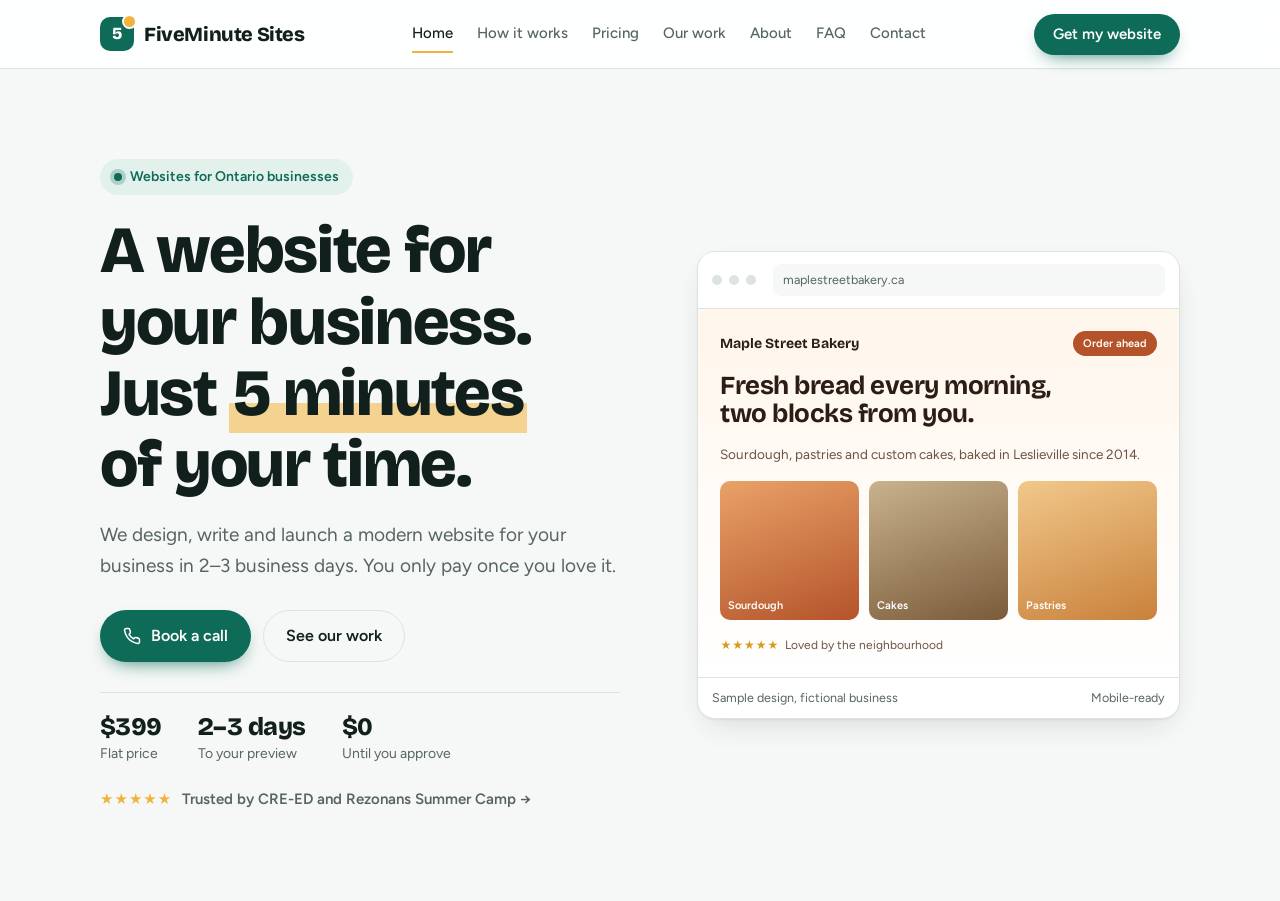
<file: index.html>
<!doctype html><html><head><meta charset=utf8><meta name=viewport content="width=device-width,initial-scale=1,viewport-fit=cover"><style>:root{color-scheme:light;box-sizing:border-box;padding-top:env(safe-area-inset-top,0px);padding-bottom:env(safe-area-inset-bottom,0px)}html{scroll-padding-top:env(safe-area-inset-top,0px)}body{margin:0;padding:0;font:14px -apple-system,BlinkMacSystemFont,sans-serif;background:#fff;color:#000}img{max-width:100%}[hidden]:not([hidden=until-found i]){display:none!important}</style></head><body>
<title>FiveMinute Sites</title>
<meta name="claude:viewport-fit-sides" content="cover">
<meta name="description" content="Modern, mobile-friendly websites for Ontario businesses. One 5-minute call, your site in 2–3 business days, flat $399. Based in Toronto.">
<link rel="preconnect" href="https://fonts.googleapis.com">
<link rel="preconnect" href="https://fonts.gstatic.com" crossorigin>
<link rel="stylesheet" href="https://fonts.googleapis.com/css2?family=Bricolage+Grotesque:opsz,wght@12..96,500;12..96,700;12..96,800&family=Figtree:wght@400;500;600;700&display=swap">
<link rel="stylesheet" href="styles.css">
<header>
  <div class="wrap nav">
    <a class="logo" href="index.html" aria-label="FiveMinute Sites home"><span class="logo-mark">5</span>FiveMinute Sites</a>
    <nav class="nav-links" id="menu" aria-label="Main"><a href="index.html" aria-current="page">Home</a><a href="how-it-works.html">How it works</a><a href="pricing.html">Pricing</a><a href="work.html">Our work</a><a href="about.html">About</a><a href="faq.html">FAQ</a><a href="contact.html">Contact</a></nav>
    <a class="btn btn-primary nav-cta" href="contact.html">Get my website</a>
    <button class="menu-btn" type="button" aria-expanded="false" aria-controls="menu">Menu</button>
  </div>
</header>
<main class="home-screen">
  <div class="wrap hero-grid">
    <div class="home-copy reveal">
      <span class="pill"><i></i>Websites for Ontario businesses</span>
      <h1>A website for your business. Just <span class="hl">5&nbsp;minutes</span> of your time.</h1>
      <p class="lead">We design, write and launch a modern website for your business in 2–3 business days. You only pay once you love it.</p>
      <div class="cta-row">
        <a class="btn btn-primary" href="contact.html"><svg viewBox="0 0 24 24" fill="none" stroke="currentColor" stroke-width="2" stroke-linecap="round" stroke-linejoin="round" aria-hidden="true"><path d="M22 16.9v3a2 2 0 0 1-2.2 2 19.8 19.8 0 0 1-8.6-3.1 19.5 19.5 0 0 1-6-6A19.8 19.8 0 0 1 2.1 4.2 2 2 0 0 1 4.1 2h3a2 2 0 0 1 2 1.7c.1.9.4 1.8.7 2.7a2 2 0 0 1-.5 2.1L8 9.8a16 16 0 0 0 6 6l1.3-1.3a2 2 0 0 1 2.1-.4c.9.3 1.8.6 2.7.7a2 2 0 0 1 1.7 2z"/></svg>Book a call</a>
        <a class="btn btn-ghost" href="work.html">See our work</a>
      </div>
      <dl class="home-stats">
        <div><dt>$399</dt><dd>Flat price</dd></div>
        <div><dt>2–3 days</dt><dd>To your preview</dd></div>
        <div><dt>$0</dt><dd>Until you approve</dd></div>
      </dl>
      <a class="home-trust" href="work.html"><span class="stars">★★★★★</span>Trusted by CRE-ED and Rezonans Summer Camp →</a>
    </div>
    <figure class="mock reveal d2" aria-label="Sample website design for a fictional bakery">
      <div class="mock-bar"><b></b><b></b><b></b><div class="mock-url">maplestreetbakery.ca</div></div>
      <div class="demo">
        <div class="demo-nav">Maple Street Bakery <span>Order ahead</span></div>
        <h3>Fresh bread every morning, two blocks from you.</h3>
        <p>Sourdough, pastries and custom cakes, baked in Leslieville since 2014.</p>
        <div class="demo-row"><div class="demo-card">Sourdough</div><div class="demo-card">Cakes</div><div class="demo-card">Pastries</div></div>
        <div class="demo-stars"><b>★★★★★</b> Loved by the neighbourhood</div>
      </div>
      <figcaption class="mock-cap"><span>Sample design, fictional business</span><span>Mobile-ready</span></figcaption>
    </figure>
  </div>
</main>
<script src="site.js"></script>

</body></html>
</file>
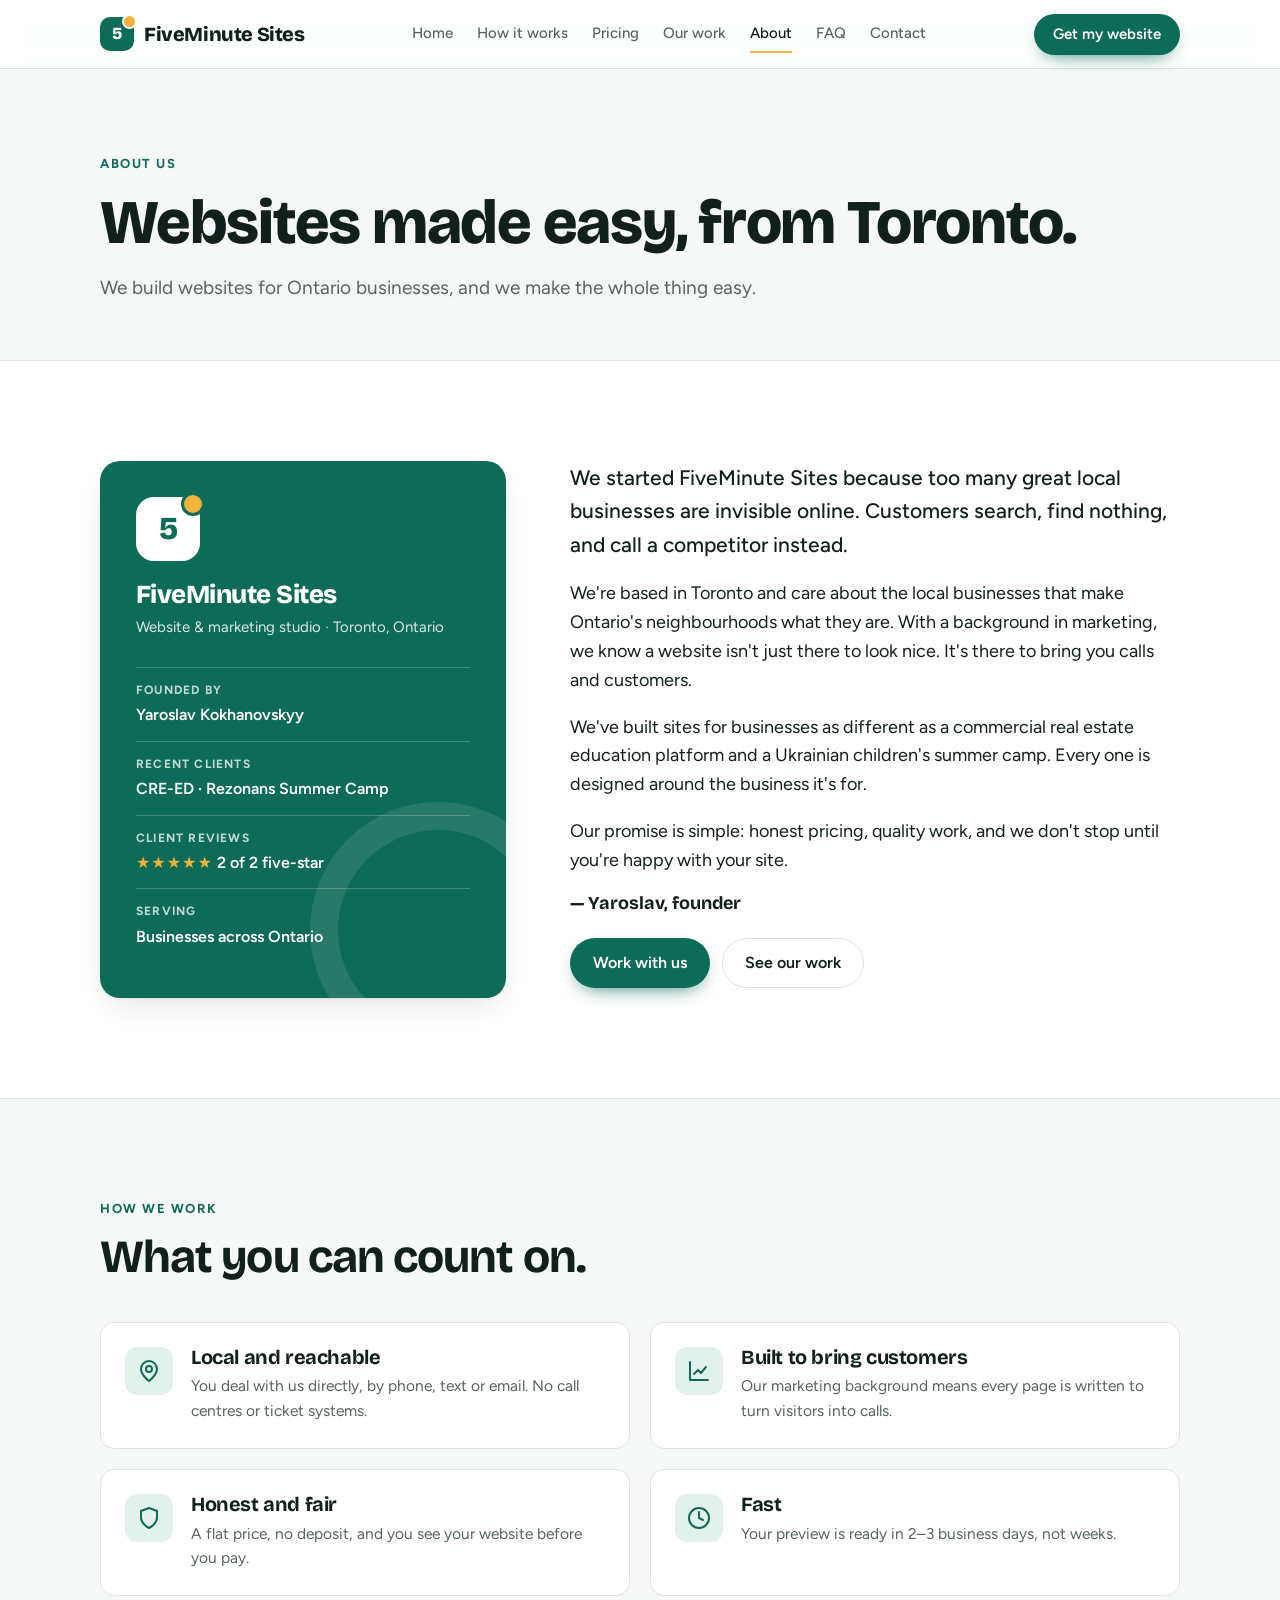
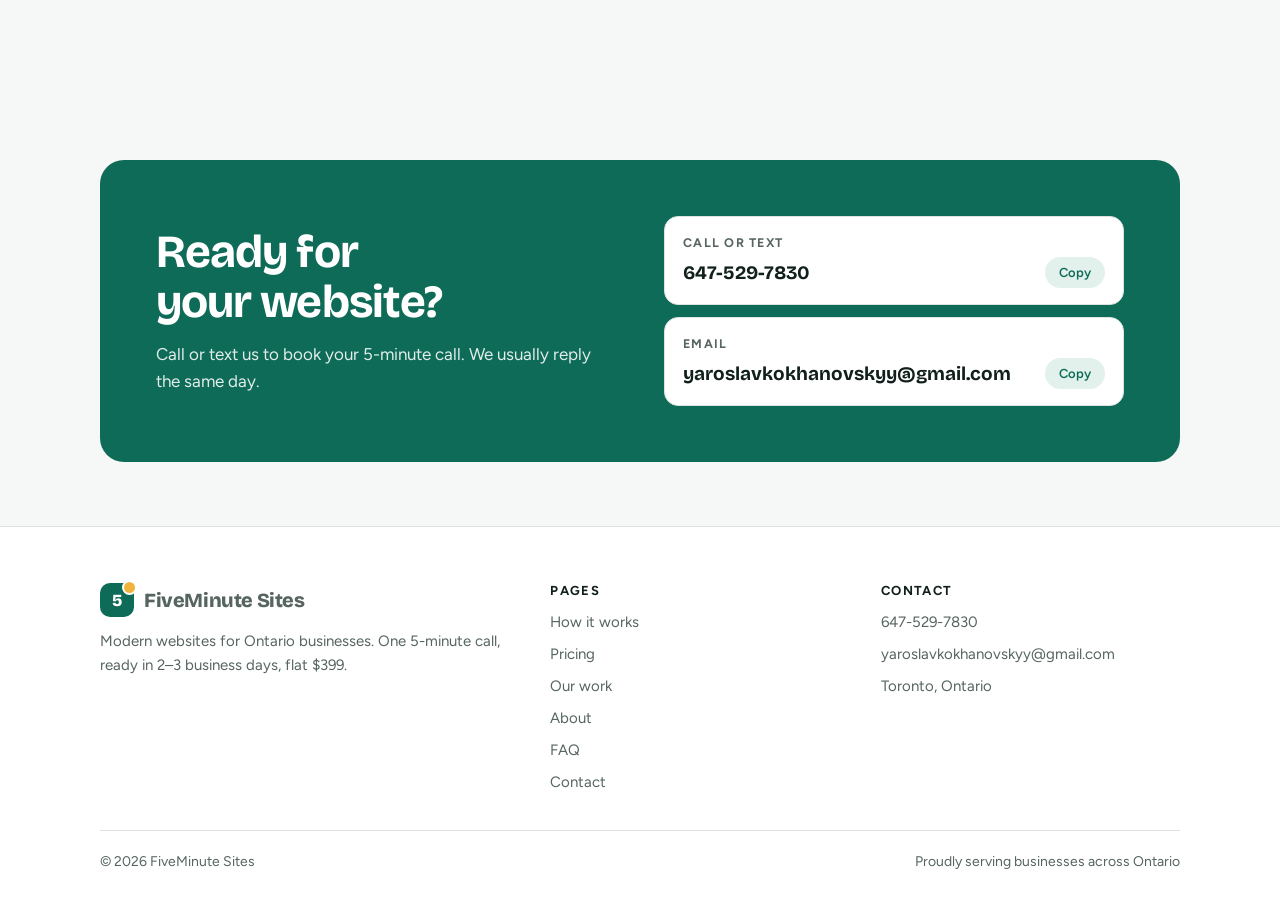
<file: about.html>
<!doctype html>
<html lang="en-CA">
<head>
<meta charset="utf-8">
<meta name="viewport" content="width=device-width,initial-scale=1,viewport-fit=cover">
<title>About Us | FiveMinute Sites</title>
<meta name="claude:viewport-fit-sides" content="cover">
<meta name="description" content="FiveMinute Sites is a Toronto-based website and marketing studio that builds websites for Ontario businesses.">
<link rel="preconnect" href="https://fonts.googleapis.com">
<link rel="preconnect" href="https://fonts.gstatic.com" crossorigin>
<link rel="stylesheet" href="https://fonts.googleapis.com/css2?family=Bricolage+Grotesque:opsz,wght@12..96,500;12..96,700;12..96,800&family=Figtree:wght@400;500;600;700&display=swap">
<link rel="stylesheet" href="styles.css">
<meta property="og:title" content="About Us | FiveMinute Sites">
<meta property="og:description" content="FiveMinute Sites is a Toronto-based website and marketing studio that builds websites for Ontario businesses.">
</head>
<body>
<header>
  <div class="wrap nav">
    <a class="logo" href="index.html" aria-label="FiveMinute Sites home"><span class="logo-mark">5</span>FiveMinute Sites</a>
    <nav class="nav-links" id="menu" aria-label="Main"><a href="index.html">Home</a><a href="how-it-works.html">How it works</a><a href="pricing.html">Pricing</a><a href="work.html">Our work</a><a href="about.html" aria-current="page">About</a><a href="faq.html">FAQ</a><a href="contact.html">Contact</a></nav>
    <a class="btn btn-primary nav-cta" href="contact.html">Get my website</a>
    <button class="menu-btn" type="button" aria-expanded="false" aria-controls="menu">Menu</button>
  </div>
</header>
<section class="page-hero">
  <div class="wrap reveal">
    <span class="eyebrow">About us</span>
    <h1>Websites made easy, from Toronto.</h1>
    <p class="lead">We build websites for Ontario businesses, and we make the whole thing easy.</p>
  </div>
</section>
<main>
<section class="band alt">
  <div class="wrap about-grid">
    <aside class="brand-panel" aria-label="FiveMinute Sites at a glance">
      <span class="bp-mark">5</span>
      <div class="bp-name">FiveMinute Sites</div>
      <div class="bp-sub">Website &amp; marketing studio · Toronto, Ontario</div>
      <dl class="bp-list">
        <div><dt>Founded by</dt><dd>Yaroslav Kokhanovskyy</dd></div>
        <div><dt>Recent clients</dt><dd>CRE-ED · Rezonans Summer Camp</dd></div>
        <div><dt>Client reviews</dt><dd><span class="stars">★★★★★</span> 2 of 2 five-star</dd></div>
        <div><dt>Serving</dt><dd>Businesses across Ontario</dd></div>
      </dl>
    </aside>
    <div class="prose">
      <p>We started FiveMinute Sites because too many great local businesses are invisible online. Customers search, find nothing, and call a competitor instead.</p>
      <p>We're based in Toronto and care about the local businesses that make Ontario's neighbourhoods what they are. With a background in marketing, we know a website isn't just there to look nice. It's there to bring you calls and customers.</p>
      <p>We've built sites for businesses as different as a commercial real estate education platform and a Ukrainian children's summer camp. Every one is designed around the business it's for.</p>
      <p>Our promise is simple: honest pricing, quality work, and we don't stop until you're happy with your site.</p>
      <p class="signoff">— Yaroslav, founder</p>
      <div class="cta-row" style="margin-top:6px"><a class="btn btn-primary" href="contact.html">Work with us</a><a class="btn btn-ghost" href="work.html">See our work</a></div>
    </div>
  </div>
</section>
<section class="band">
  <div class="wrap">
    <div class="sec-head"><span class="eyebrow">How we work</span><h2>What you can count on.</h2></div>
    <div class="why">
      <div class="why-item"><div class="why-ico"><svg viewBox="0 0 24 24" fill="none" stroke="currentColor" stroke-width="2" stroke-linecap="round" stroke-linejoin="round" aria-hidden="true"><path d="M20 10c0 6-8 12-8 12s-8-6-8-12a8 8 0 0 1 16 0Z"/><circle cx="12" cy="10" r="3"/></svg></div><div><h3>Local and reachable</h3><p>You deal with us directly, by phone, text or email. No call centres or ticket systems.</p></div></div>
      <div class="why-item"><div class="why-ico"><svg viewBox="0 0 24 24" fill="none" stroke="currentColor" stroke-width="2" stroke-linecap="round" stroke-linejoin="round" aria-hidden="true"><path d="M3 3v18h18"/><path d="m7 15 4-4 3 3 5-6"/></svg></div><div><h3>Built to bring customers</h3><p>Our marketing background means every page is written to turn visitors into calls.</p></div></div>
      <div class="why-item"><div class="why-ico"><svg viewBox="0 0 24 24" fill="none" stroke="currentColor" stroke-width="2" stroke-linecap="round" stroke-linejoin="round" aria-hidden="true"><path d="M12 22s8-4 8-10V5l-8-3-8 3v7c0 6 8 10 8 10z"/></svg></div><div><h3>Honest and fair</h3><p>A flat price, no deposit, and you see your website before you pay.</p></div></div>
      <div class="why-item"><div class="why-ico"><svg viewBox="0 0 24 24" fill="none" stroke="currentColor" stroke-width="2" stroke-linecap="round" stroke-linejoin="round" aria-hidden="true"><circle cx="12" cy="12" r="10"/><path d="M12 6v6l4 2"/></svg></div><div><h3>Fast</h3><p>Your preview is ready in 2–3 business days, not weeks.</p></div></div>
    </div>
  </div>
</section>
<section class="band tight">
  <div class="wrap">
    <div class="cta">
      <div><h2>Ready for your website?</h2><p>Call or text us to book your 5-minute call. We usually reply the same day.</p></div>
      <div class="contact-list">
        <div class="contact"><small>Call or text</small><a href="tel:+16475297830">647-529-7830</a><button class="copy" type="button" data-copy="647-529-7830">Copy</button></div>
        <div class="contact"><small>Email</small><a href="mailto:yaroslavkokhanovskyy@gmail.com">yaroslavkokhanovskyy@gmail.com</a><button class="copy" type="button" data-copy="yaroslavkokhanovskyy@gmail.com">Copy</button></div>
      </div>
    </div>
  </div>
</section>

</main>
<footer>
  <div class="wrap">
    <div class="foot-grid">
      <div>
        <a class="logo" href="index.html" style="margin-bottom:12px"><span class="logo-mark">5</span>FiveMinute Sites</a>
        <p>Modern websites for Ontario businesses. One 5-minute call, ready in 2–3 business days, flat $399.</p>
      </div>
      <div><h3>Pages</h3><ul><li><a href="how-it-works.html">How it works</a></li><li><a href="pricing.html">Pricing</a></li><li><a href="work.html">Our work</a></li><li><a href="about.html">About</a></li><li><a href="faq.html">FAQ</a></li><li><a href="contact.html">Contact</a></li></ul></div>
      <div><h3>Contact</h3><ul>
        <li><a href="tel:+16475297830">647-529-7830</a></li>
        <li><a href="mailto:yaroslavkokhanovskyy@gmail.com">yaroslavkokhanovskyy@gmail.com</a></li>
        <li>Toronto, Ontario</li>
      </ul></div>
    </div>
    <div class="foot-base"><span>© 2026 FiveMinute Sites</span><span>Proudly serving businesses across Ontario</span></div>
  </div>
</footer>
<div class="mbar" aria-label="Quick contact">
  <a class="btn btn-primary" href="tel:+16475297830">Call us</a>
  <a class="btn btn-ghost" href="contact.html">Contact</a>
</div>
<script src="site.js"></script>
</body>
</html>
</file>
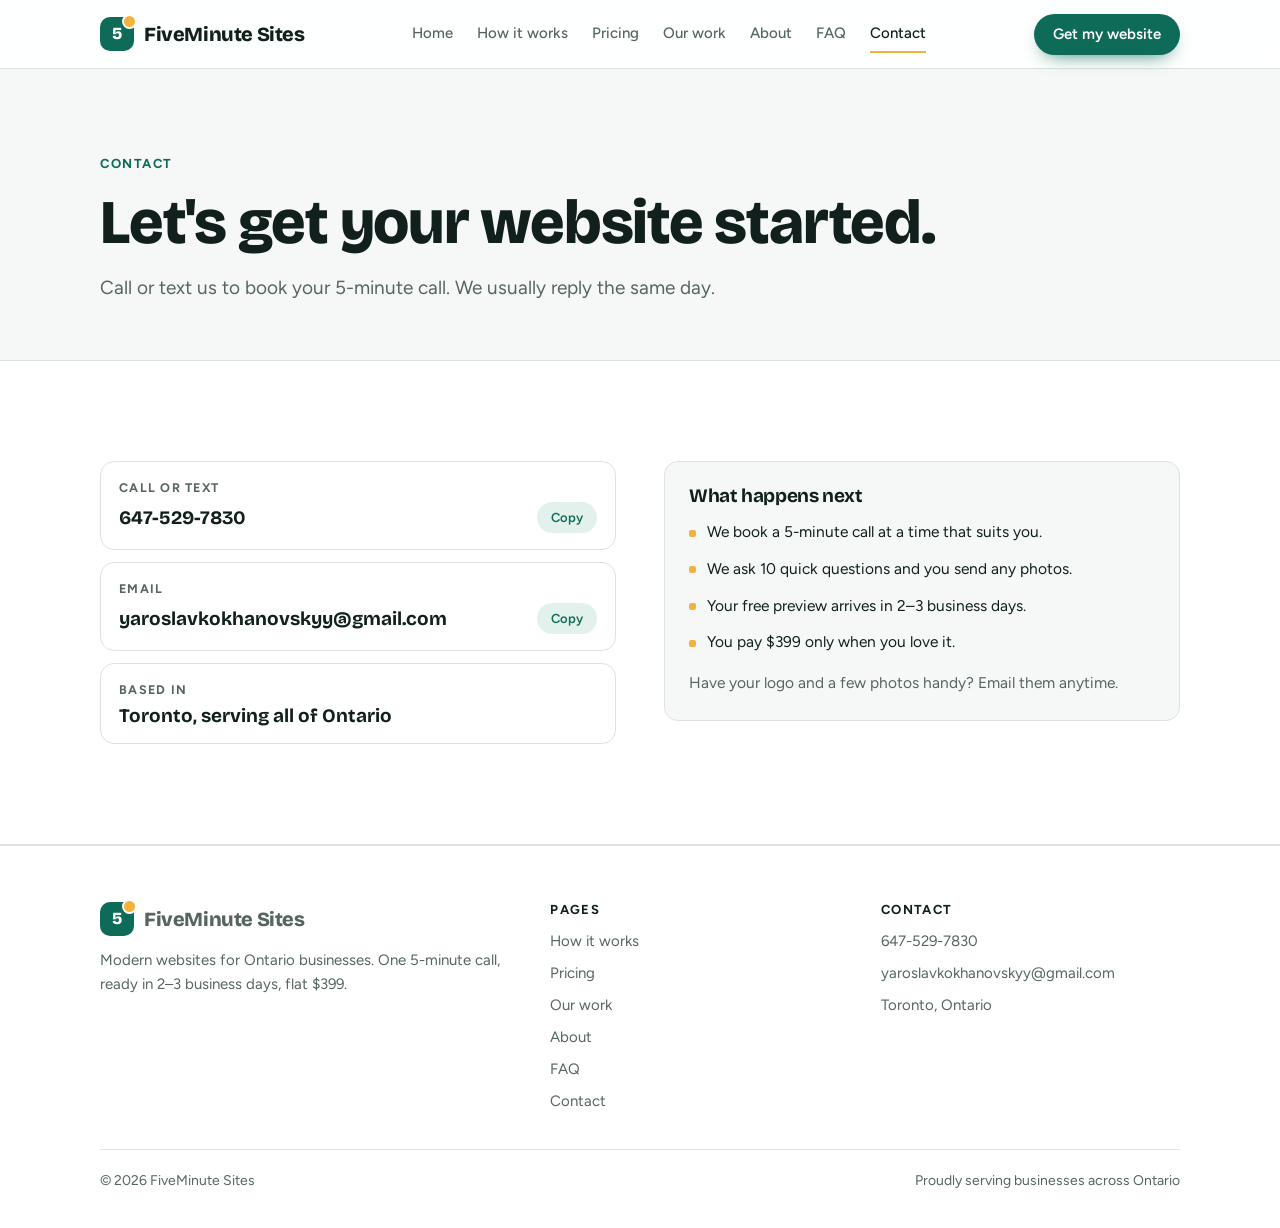
<file: contact.html>
<!doctype html>
<html lang="en-CA">
<head>
<meta charset="utf-8">
<meta name="viewport" content="width=device-width,initial-scale=1,viewport-fit=cover">
<title>Contact | FiveMinute Sites</title>
<meta name="claude:viewport-fit-sides" content="cover">
<meta name="description" content="Call, text or email to book your 5-minute call and get your website in 2–3 business days.">
<link rel="preconnect" href="https://fonts.googleapis.com">
<link rel="preconnect" href="https://fonts.gstatic.com" crossorigin>
<link rel="stylesheet" href="https://fonts.googleapis.com/css2?family=Bricolage+Grotesque:opsz,wght@12..96,500;12..96,700;12..96,800&family=Figtree:wght@400;500;600;700&display=swap">
<link rel="stylesheet" href="styles.css">
<meta property="og:title" content="Contact | FiveMinute Sites">
<meta property="og:description" content="Call, text or email to book your 5-minute call and get your website in 2–3 business days.">
</head>
<body>
<header>
  <div class="wrap nav">
    <a class="logo" href="index.html" aria-label="FiveMinute Sites home"><span class="logo-mark">5</span>FiveMinute Sites</a>
    <nav class="nav-links" id="menu" aria-label="Main"><a href="index.html">Home</a><a href="how-it-works.html">How it works</a><a href="pricing.html">Pricing</a><a href="work.html">Our work</a><a href="about.html">About</a><a href="faq.html">FAQ</a><a href="contact.html" aria-current="page">Contact</a></nav>
    <a class="btn btn-primary nav-cta" href="contact.html">Get my website</a>
    <button class="menu-btn" type="button" aria-expanded="false" aria-controls="menu">Menu</button>
  </div>
</header>
<section class="page-hero">
  <div class="wrap reveal">
    <span class="eyebrow">Contact</span>
    <h1>Let's get your website started.</h1>
    <p class="lead">Call or text us to book your 5-minute call. We usually reply the same day.</p>
  </div>
</section>
<main>
<section class="band alt">
  <div class="wrap contact-grid">
    <div class="contact-list">
      <div class="contact"><small>Call or text</small><a href="tel:+16475297830">647-529-7830</a><button class="copy" type="button" data-copy="647-529-7830">Copy</button></div>
      <div class="contact"><small>Email</small><a href="mailto:yaroslavkokhanovskyy@gmail.com">yaroslavkokhanovskyy@gmail.com</a><button class="copy" type="button" data-copy="yaroslavkokhanovskyy@gmail.com">Copy</button></div>
      <div class="contact"><small>Based in</small><span style="font:700 19px var(--display)">Toronto, serving all of Ontario</span></div>
    </div>
    <div class="card">
      <h3>What happens next</h3>
      <ol class="built" style="list-style:none;gap:12px;margin-top:6px">
        <li>We book a 5-minute call at a time that suits you.</li>
        <li>We ask 10 quick questions and you send any photos.</li>
        <li>Your free preview arrives in 2–3 business days.</li>
        <li>You pay $399 only when you love it.</li>
      </ol>
      <p style="margin-top:8px">Have your logo and a few photos handy? Email them anytime.</p>
    </div>
  </div>
</section>
</main>
<footer>
  <div class="wrap">
    <div class="foot-grid">
      <div>
        <a class="logo" href="index.html" style="margin-bottom:12px"><span class="logo-mark">5</span>FiveMinute Sites</a>
        <p>Modern websites for Ontario businesses. One 5-minute call, ready in 2–3 business days, flat $399.</p>
      </div>
      <div><h3>Pages</h3><ul><li><a href="how-it-works.html">How it works</a></li><li><a href="pricing.html">Pricing</a></li><li><a href="work.html">Our work</a></li><li><a href="about.html">About</a></li><li><a href="faq.html">FAQ</a></li><li><a href="contact.html">Contact</a></li></ul></div>
      <div><h3>Contact</h3><ul>
        <li><a href="tel:+16475297830">647-529-7830</a></li>
        <li><a href="mailto:yaroslavkokhanovskyy@gmail.com">yaroslavkokhanovskyy@gmail.com</a></li>
        <li>Toronto, Ontario</li>
      </ul></div>
    </div>
    <div class="foot-base"><span>© 2026 FiveMinute Sites</span><span>Proudly serving businesses across Ontario</span></div>
  </div>
</footer>
<div class="mbar" aria-label="Quick contact">
  <a class="btn btn-primary" href="tel:+16475297830">Call us</a>
  <a class="btn btn-ghost" href="contact.html">Contact</a>
</div>
<script src="site.js"></script>
</body>
</html>
</file>
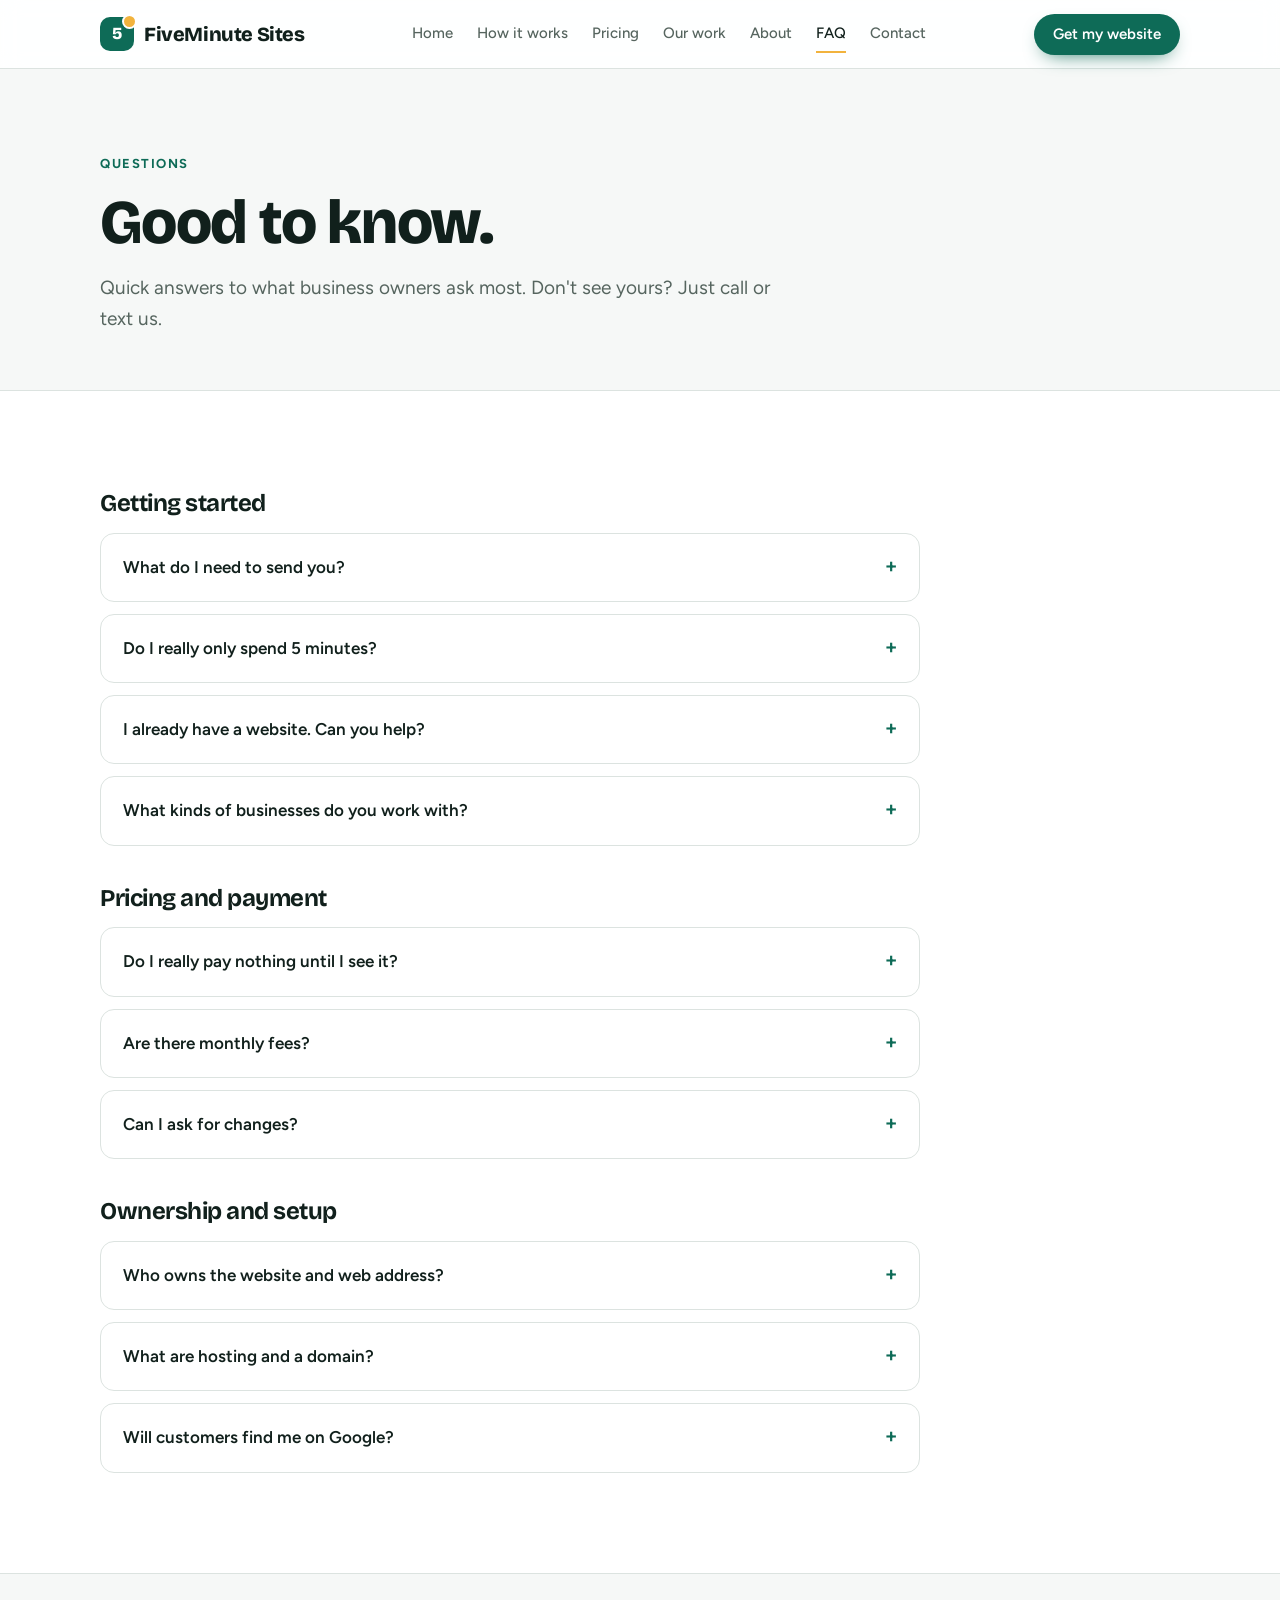
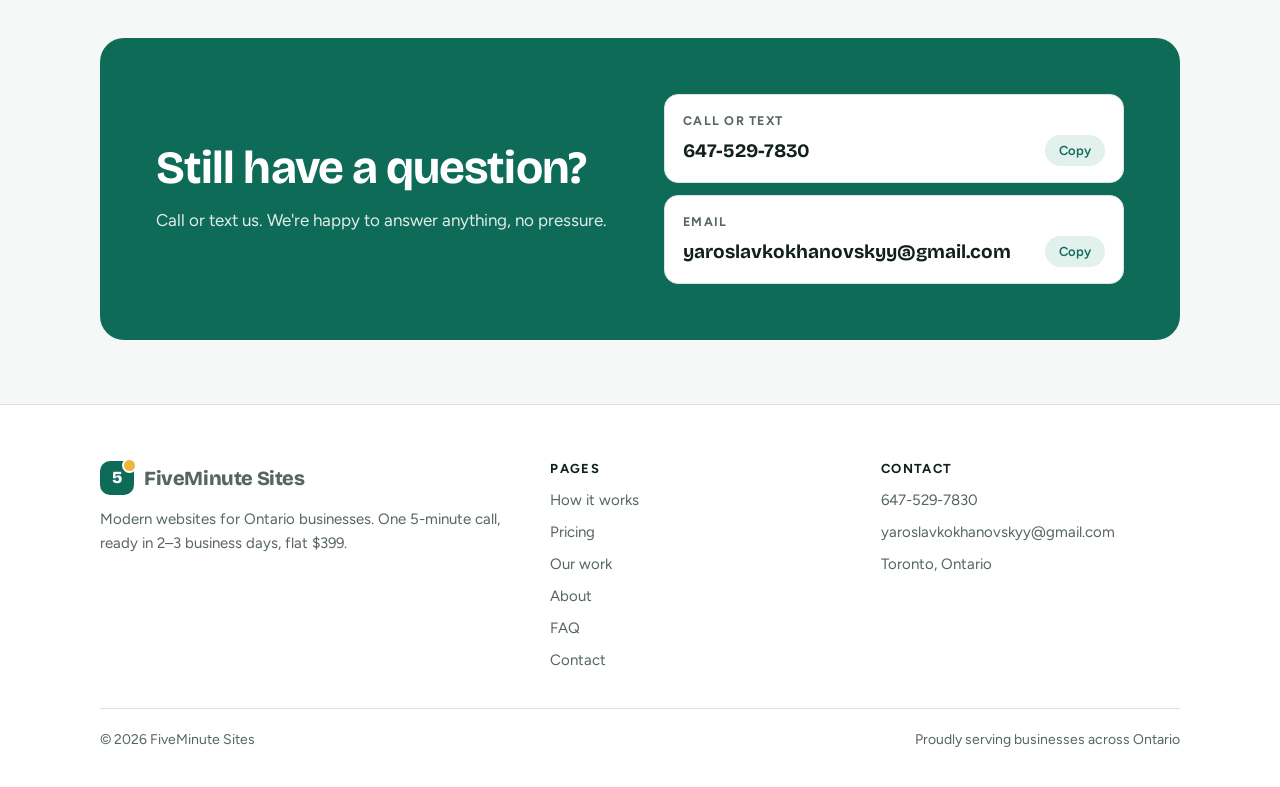
<file: faq.html>
<!doctype html>
<html lang="en-CA">
<head>
<meta charset="utf-8">
<meta name="viewport" content="width=device-width,initial-scale=1,viewport-fit=cover">
<title>Questions | FiveMinute Sites</title>
<meta name="claude:viewport-fit-sides" content="cover">
<meta name="description" content="Answers about pricing, hosting, domains, ownership and how the 5-minute process works.">
<link rel="preconnect" href="https://fonts.googleapis.com">
<link rel="preconnect" href="https://fonts.gstatic.com" crossorigin>
<link rel="stylesheet" href="https://fonts.googleapis.com/css2?family=Bricolage+Grotesque:opsz,wght@12..96,500;12..96,700;12..96,800&family=Figtree:wght@400;500;600;700&display=swap">
<link rel="stylesheet" href="styles.css">
<meta property="og:title" content="Questions | FiveMinute Sites">
<meta property="og:description" content="Answers about pricing, hosting, domains, ownership and how the 5-minute process works.">
</head>
<body>
<header>
  <div class="wrap nav">
    <a class="logo" href="index.html" aria-label="FiveMinute Sites home"><span class="logo-mark">5</span>FiveMinute Sites</a>
    <nav class="nav-links" id="menu" aria-label="Main"><a href="index.html">Home</a><a href="how-it-works.html">How it works</a><a href="pricing.html">Pricing</a><a href="work.html">Our work</a><a href="about.html">About</a><a href="faq.html" aria-current="page">FAQ</a><a href="contact.html">Contact</a></nav>
    <a class="btn btn-primary nav-cta" href="contact.html">Get my website</a>
    <button class="menu-btn" type="button" aria-expanded="false" aria-controls="menu">Menu</button>
  </div>
</header>
<section class="page-hero">
  <div class="wrap reveal">
    <span class="eyebrow">Questions</span>
    <h1>Good to know.</h1>
    <p class="lead">Quick answers to what business owners ask most. Don't see yours? Just call or text us.</p>
  </div>
</section>
<main>
<section class="band alt">
  <div class="wrap">
    <div class="faq-group"><h2>Getting started</h2><div class="faq">
      <details><summary>What do I need to send you?</summary><p>Just your answers to 10 short questions. A logo and a few photos help, but they're optional. We can use clean placeholder images you can swap later.</p></details>
      <details><summary>Do I really only spend 5 minutes?</summary><p>Yes. One short call where we ask the questions and type your answers. You'll also spend a few minutes looking at your preview.</p></details>
      <details><summary>I already have a website. Can you help?</summary><p>Definitely. If your current site is outdated or doesn't work well on phones, we'll rebuild it with a fresh, modern design for the same price.</p></details>
      <details><summary>What kinds of businesses do you work with?</summary><p>Any local business in Ontario: restaurants, trades, salons, clinics, studios, shops and professional services.</p></details>
    </div></div>
    <div class="faq-group"><h2>Pricing and payment</h2><div class="faq">
      <details><summary>Do I really pay nothing until I see it?</summary><p>Yes. We build your preview first. You only pay the $399 once you've seen it and you're happy with it.</p></details>
      <details><summary>Are there monthly fees?</summary><p>Not from us. The only running costs are your web address (about $15–25 a year) and hosting, which is often free for a site like this.</p></details>
      <details><summary>Can I ask for changes?</summary><p>Yes. Tell us what you'd like adjusted on the preview, and we'll update it before we launch.</p></details>
    </div></div>
    <div class="faq-group"><h2>Ownership and setup</h2><div class="faq">
      <details><summary>Who owns the website and web address?</summary><p>You do. Your web address is registered in your name, and the website is yours to keep.</p></details>
      <details><summary>What are hosting and a domain?</summary><p>The domain is your web address, like yourbusiness.ca. Hosting is where the site lives online. We set both up for you; you just pay those small costs directly.</p></details>
      <details><summary>Will customers find me on Google?</summary><p>Your site is set up with the basics Google looks for, like your business name, location and services. We'll also help you add it to your Google Business Profile.</p></details>
    </div></div>
  </div>
</section>
<section class="band tight">
  <div class="wrap">
    <div class="cta">
      <div><h2>Still have a question?</h2><p>Call or text us. We're happy to answer anything, no pressure.</p></div>
      <div class="contact-list">
        <div class="contact"><small>Call or text</small><a href="tel:+16475297830">647-529-7830</a><button class="copy" type="button" data-copy="647-529-7830">Copy</button></div>
        <div class="contact"><small>Email</small><a href="mailto:yaroslavkokhanovskyy@gmail.com">yaroslavkokhanovskyy@gmail.com</a><button class="copy" type="button" data-copy="yaroslavkokhanovskyy@gmail.com">Copy</button></div>
      </div>
    </div>
  </div>
</section>

</main>
<footer>
  <div class="wrap">
    <div class="foot-grid">
      <div>
        <a class="logo" href="index.html" style="margin-bottom:12px"><span class="logo-mark">5</span>FiveMinute Sites</a>
        <p>Modern websites for Ontario businesses. One 5-minute call, ready in 2–3 business days, flat $399.</p>
      </div>
      <div><h3>Pages</h3><ul><li><a href="how-it-works.html">How it works</a></li><li><a href="pricing.html">Pricing</a></li><li><a href="work.html">Our work</a></li><li><a href="about.html">About</a></li><li><a href="faq.html">FAQ</a></li><li><a href="contact.html">Contact</a></li></ul></div>
      <div><h3>Contact</h3><ul>
        <li><a href="tel:+16475297830">647-529-7830</a></li>
        <li><a href="mailto:yaroslavkokhanovskyy@gmail.com">yaroslavkokhanovskyy@gmail.com</a></li>
        <li>Toronto, Ontario</li>
      </ul></div>
    </div>
    <div class="foot-base"><span>© 2026 FiveMinute Sites</span><span>Proudly serving businesses across Ontario</span></div>
  </div>
</footer>
<div class="mbar" aria-label="Quick contact">
  <a class="btn btn-primary" href="tel:+16475297830">Call us</a>
  <a class="btn btn-ghost" href="contact.html">Contact</a>
</div>
<script src="site.js"></script>
</body>
</html>
</file>
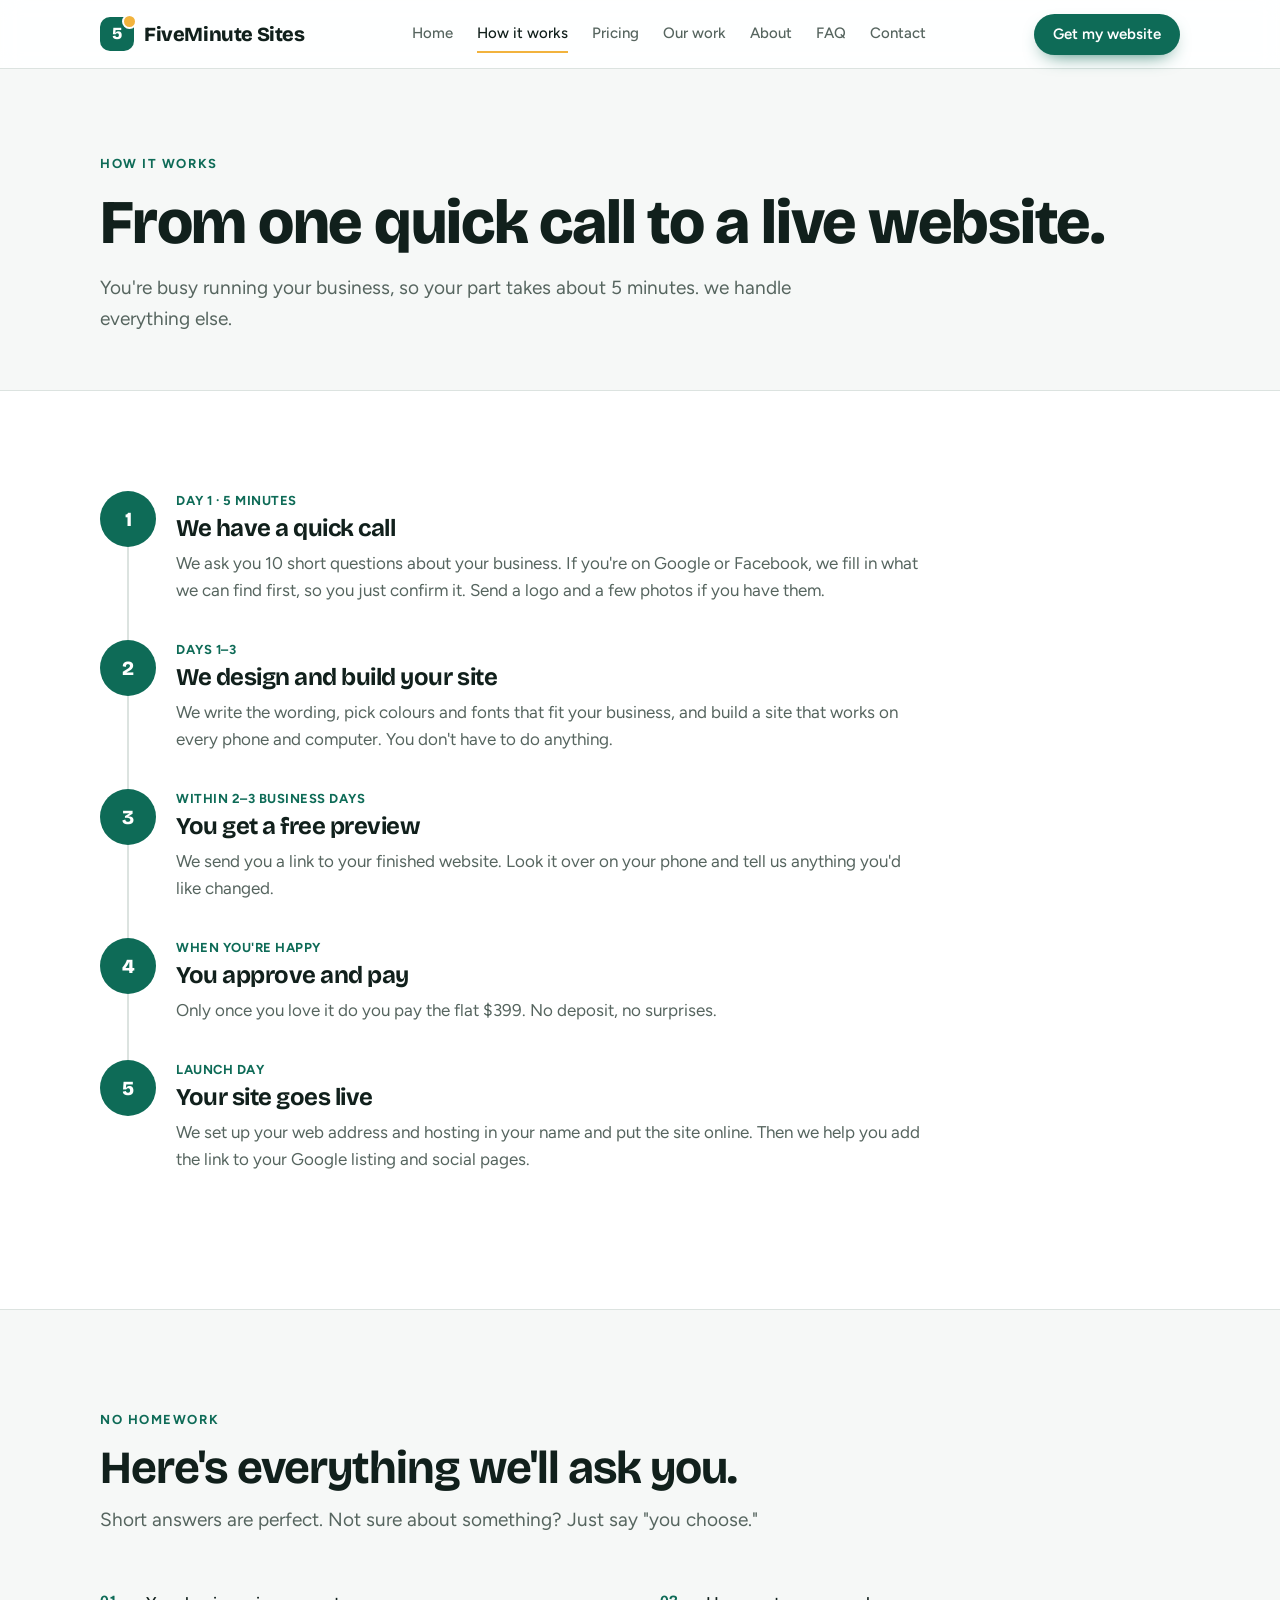
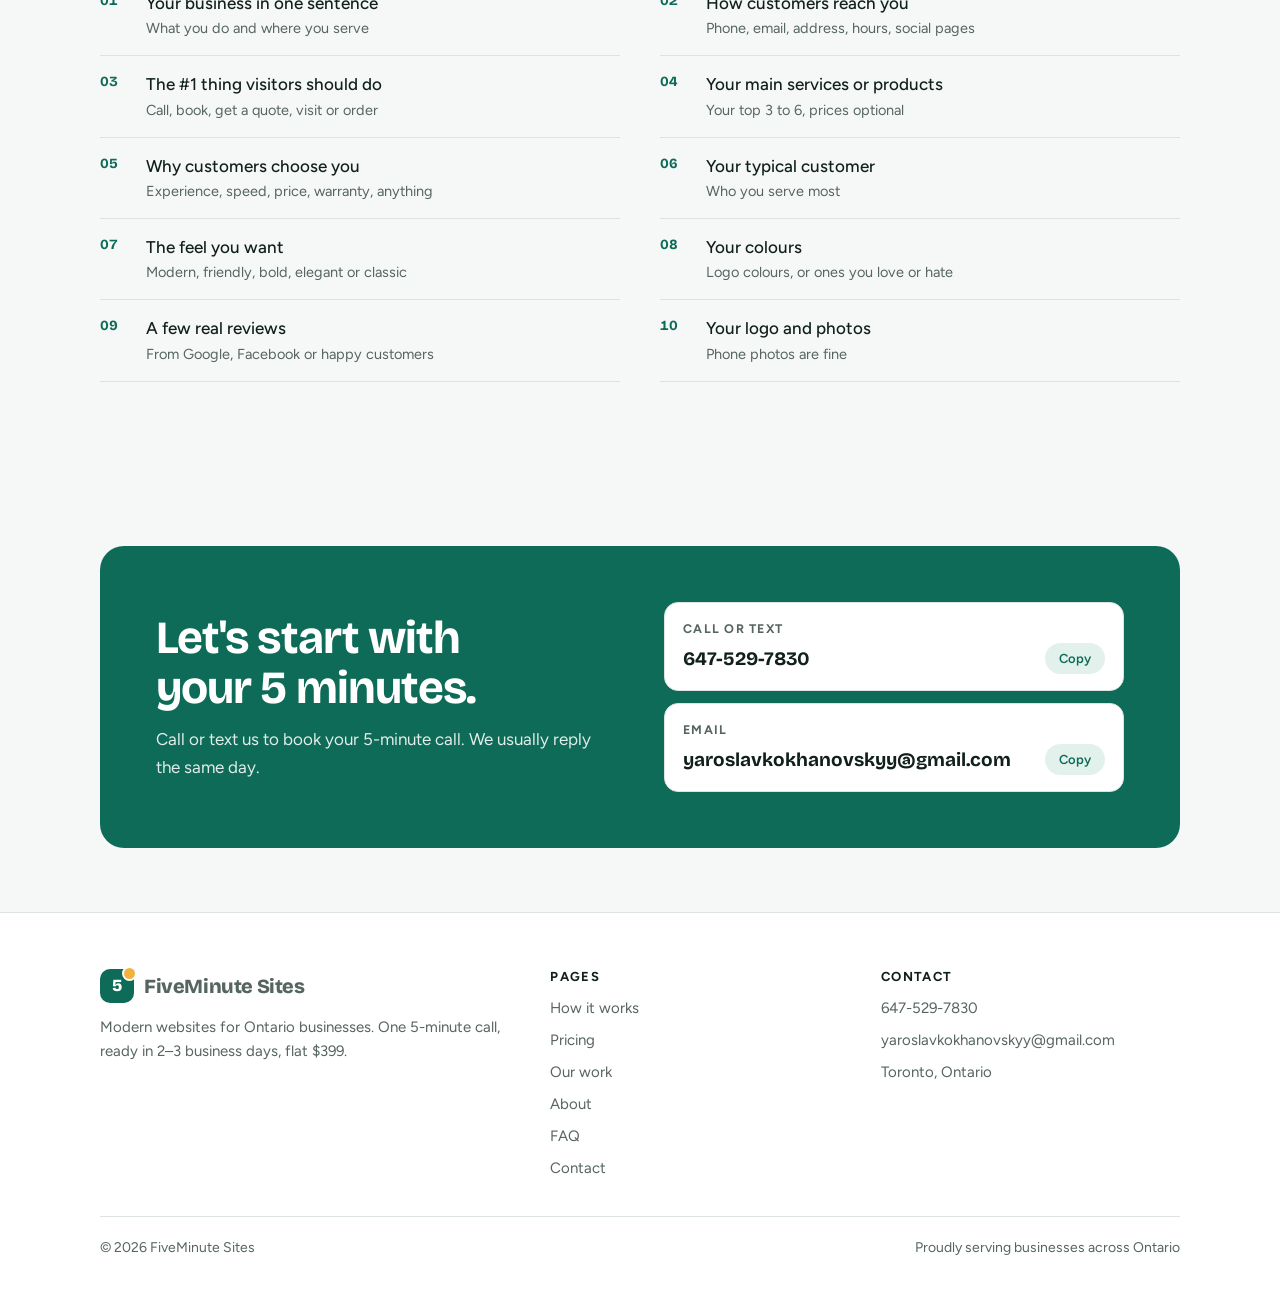
<file: how-it-works.html>
<!doctype html>
<html lang="en-CA">
<head>
<meta charset="utf-8">
<meta name="viewport" content="width=device-width,initial-scale=1,viewport-fit=cover">
<title>How It Works | FiveMinute Sites</title>
<meta name="claude:viewport-fit-sides" content="cover">
<meta name="description" content="From a 5-minute call to a live website in 2–3 business days. Here's exactly what happens.">
<link rel="preconnect" href="https://fonts.googleapis.com">
<link rel="preconnect" href="https://fonts.gstatic.com" crossorigin>
<link rel="stylesheet" href="https://fonts.googleapis.com/css2?family=Bricolage+Grotesque:opsz,wght@12..96,500;12..96,700;12..96,800&family=Figtree:wght@400;500;600;700&display=swap">
<link rel="stylesheet" href="styles.css">
<meta property="og:title" content="How It Works | FiveMinute Sites">
<meta property="og:description" content="From a 5-minute call to a live website in 2–3 business days. Here's exactly what happens.">
</head>
<body>
<header>
  <div class="wrap nav">
    <a class="logo" href="index.html" aria-label="FiveMinute Sites home"><span class="logo-mark">5</span>FiveMinute Sites</a>
    <nav class="nav-links" id="menu" aria-label="Main"><a href="index.html">Home</a><a href="how-it-works.html" aria-current="page">How it works</a><a href="pricing.html">Pricing</a><a href="work.html">Our work</a><a href="about.html">About</a><a href="faq.html">FAQ</a><a href="contact.html">Contact</a></nav>
    <a class="btn btn-primary nav-cta" href="contact.html">Get my website</a>
    <button class="menu-btn" type="button" aria-expanded="false" aria-controls="menu">Menu</button>
  </div>
</header>
<section class="page-hero">
  <div class="wrap reveal">
    <span class="eyebrow">How it works</span>
    <h1>From one quick call to a live website.</h1>
    <p class="lead">You're busy running your business, so your part takes about 5 minutes. we handle everything else.</p>
  </div>
</section>
<main>
<section class="band alt">
  <div class="wrap">
    <ol class="timeline">
      <li><span class="step-n">1</span><div><span class="time">Day 1 · 5 minutes</span><h3>We have a quick call</h3><p>We ask you 10 short questions about your business. If you're on Google or Facebook, we fill in what we can find first, so you just confirm it. Send a logo and a few photos if you have them.</p></div></li>
      <li><span class="step-n">2</span><div><span class="time">Days 1–3</span><h3>We design and build your site</h3><p>We write the wording, pick colours and fonts that fit your business, and build a site that works on every phone and computer. You don't have to do anything.</p></div></li>
      <li><span class="step-n">3</span><div><span class="time">Within 2–3 business days</span><h3>You get a free preview</h3><p>We send you a link to your finished website. Look it over on your phone and tell us anything you'd like changed.</p></div></li>
      <li><span class="step-n">4</span><div><span class="time">When you're happy</span><h3>You approve and pay</h3><p>Only once you love it do you pay the flat $399. No deposit, no surprises.</p></div></li>
      <li><span class="step-n">5</span><div><span class="time">Launch day</span><h3>Your site goes live</h3><p>We set up your web address and hosting in your name and put the site online. Then we help you add the link to your Google listing and social pages.</p></div></li>
    </ol>
  </div>
</section>
<section class="band">
  <div class="wrap">
    <div class="sec-head"><span class="eyebrow">No homework</span><h2>Here's everything we'll ask you.</h2>
      <p class="lead">Short answers are perfect. Not sure about something? Just say "you choose."</p></div>
    <ol class="qs"><li><span>Your business in one sentence<small>What you do and where you serve</small></span></li><li><span>How customers reach you<small>Phone, email, address, hours, social pages</small></span></li><li><span>The #1 thing visitors should do<small>Call, book, get a quote, visit or order</small></span></li><li><span>Your main services or products<small>Your top 3 to 6, prices optional</small></span></li><li><span>Why customers choose you<small>Experience, speed, price, warranty, anything</small></span></li><li><span>Your typical customer<small>Who you serve most</small></span></li><li><span>The feel you want<small>Modern, friendly, bold, elegant or classic</small></span></li><li><span>Your colours<small>Logo colours, or ones you love or hate</small></span></li><li><span>A few real reviews<small>From Google, Facebook or happy customers</small></span></li><li><span>Your logo and photos<small>Phone photos are fine</small></span></li></ol>
  </div>
</section>
<section class="band tight">
  <div class="wrap">
    <div class="cta">
      <div><h2>Let's start with your 5 minutes.</h2><p>Call or text us to book your 5-minute call. We usually reply the same day.</p></div>
      <div class="contact-list">
        <div class="contact"><small>Call or text</small><a href="tel:+16475297830">647-529-7830</a><button class="copy" type="button" data-copy="647-529-7830">Copy</button></div>
        <div class="contact"><small>Email</small><a href="mailto:yaroslavkokhanovskyy@gmail.com">yaroslavkokhanovskyy@gmail.com</a><button class="copy" type="button" data-copy="yaroslavkokhanovskyy@gmail.com">Copy</button></div>
      </div>
    </div>
  </div>
</section>

</main>
<footer>
  <div class="wrap">
    <div class="foot-grid">
      <div>
        <a class="logo" href="index.html" style="margin-bottom:12px"><span class="logo-mark">5</span>FiveMinute Sites</a>
        <p>Modern websites for Ontario businesses. One 5-minute call, ready in 2–3 business days, flat $399.</p>
      </div>
      <div><h3>Pages</h3><ul><li><a href="how-it-works.html">How it works</a></li><li><a href="pricing.html">Pricing</a></li><li><a href="work.html">Our work</a></li><li><a href="about.html">About</a></li><li><a href="faq.html">FAQ</a></li><li><a href="contact.html">Contact</a></li></ul></div>
      <div><h3>Contact</h3><ul>
        <li><a href="tel:+16475297830">647-529-7830</a></li>
        <li><a href="mailto:yaroslavkokhanovskyy@gmail.com">yaroslavkokhanovskyy@gmail.com</a></li>
        <li>Toronto, Ontario</li>
      </ul></div>
    </div>
    <div class="foot-base"><span>© 2026 FiveMinute Sites</span><span>Proudly serving businesses across Ontario</span></div>
  </div>
</footer>
<div class="mbar" aria-label="Quick contact">
  <a class="btn btn-primary" href="tel:+16475297830">Call us</a>
  <a class="btn btn-ghost" href="contact.html">Contact</a>
</div>
<script src="site.js"></script>
</body>
</html>
</file>
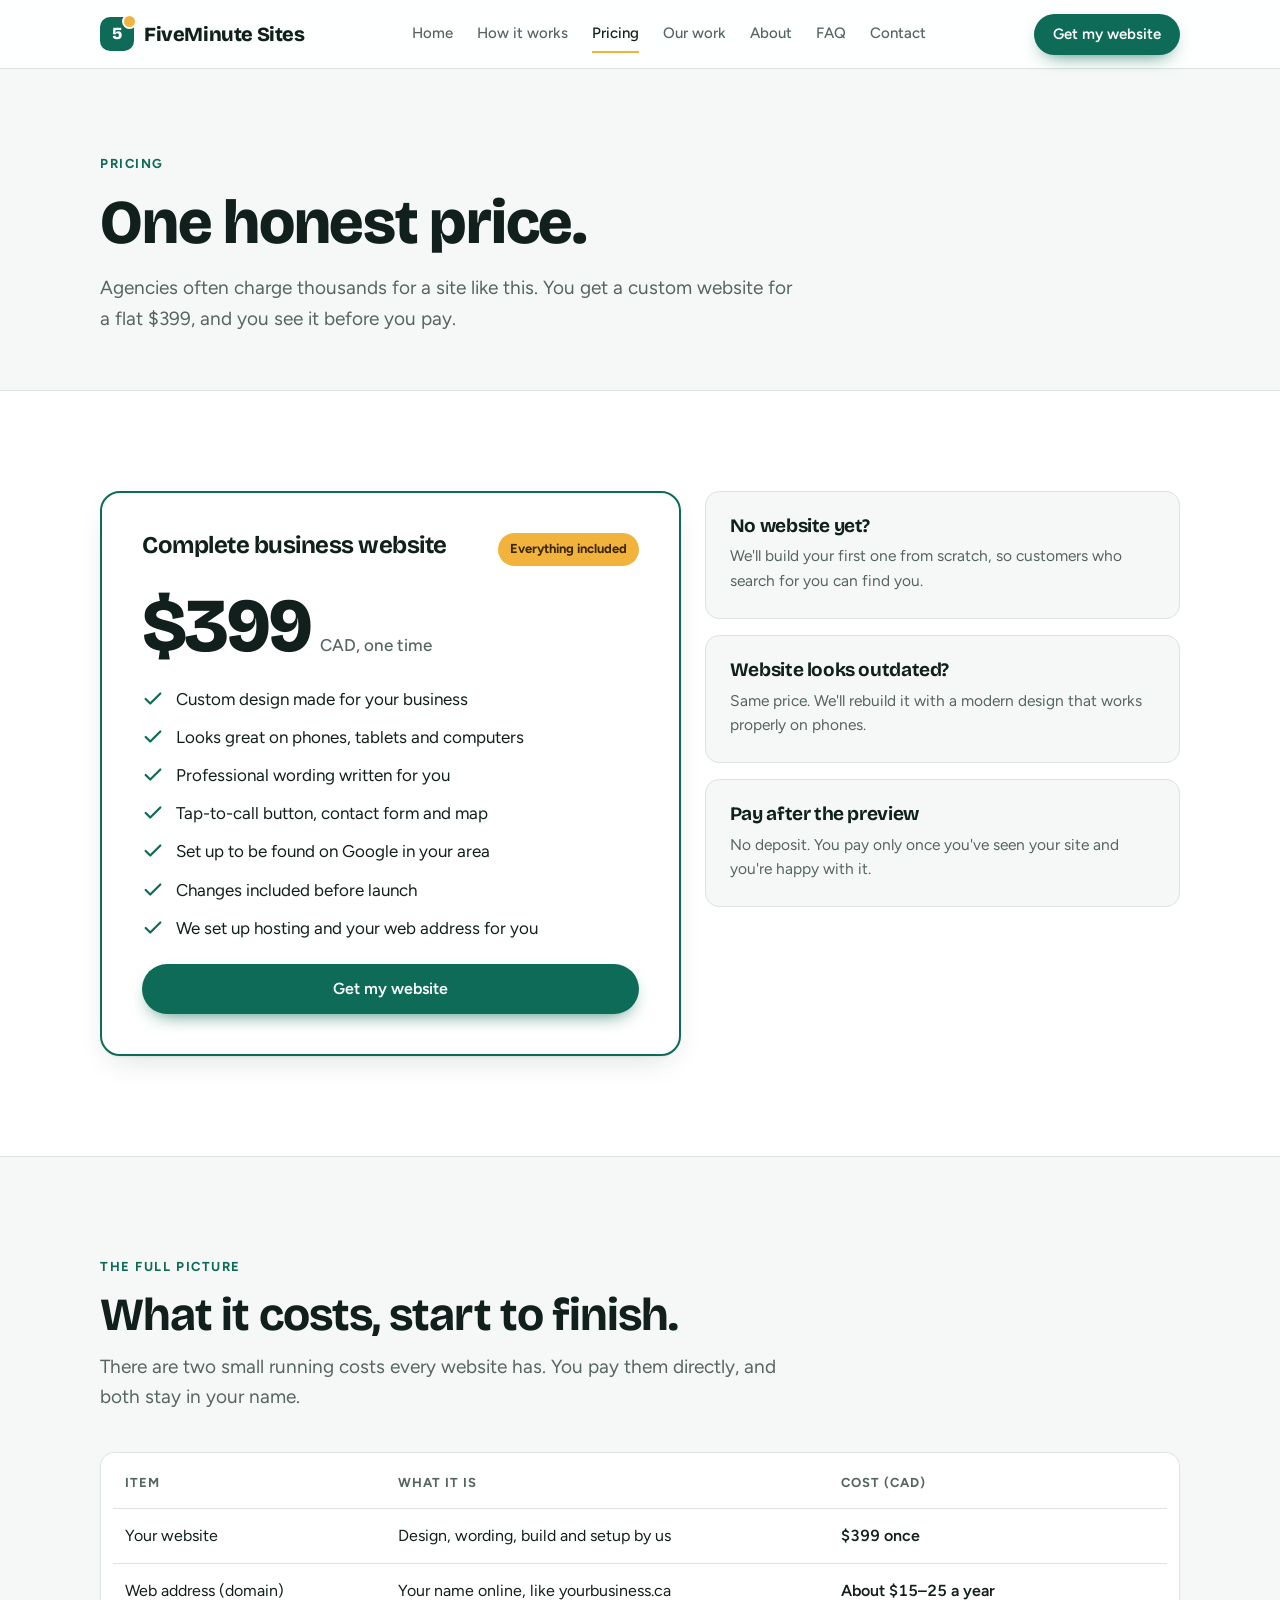
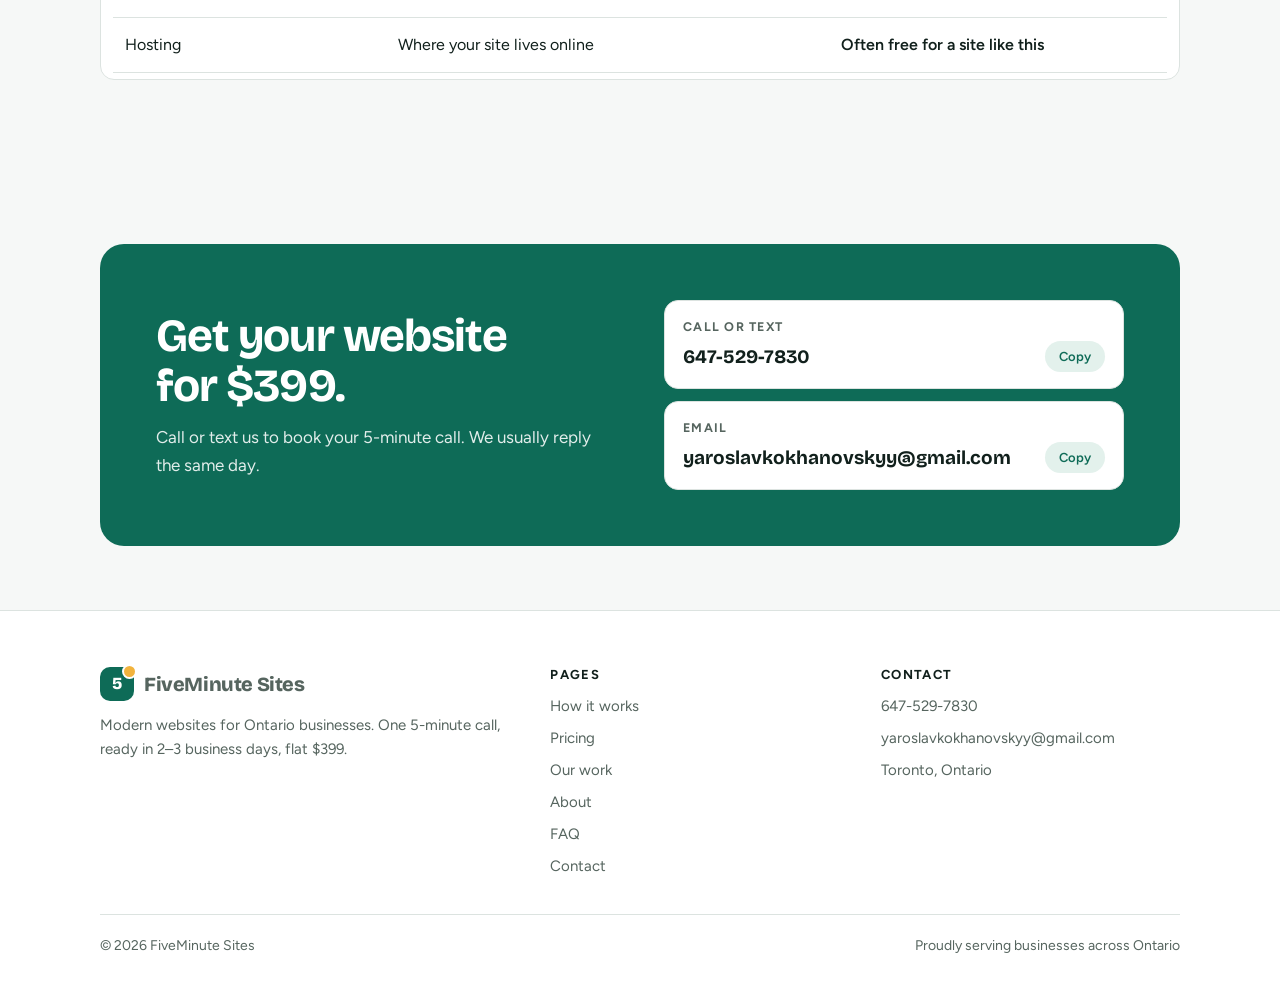
<file: pricing.html>
<!doctype html>
<html lang="en-CA">
<head>
<meta charset="utf-8">
<meta name="viewport" content="width=device-width,initial-scale=1,viewport-fit=cover">
<title>Pricing | FiveMinute Sites</title>
<meta name="claude:viewport-fit-sides" content="cover">
<meta name="description" content="One flat price: $399 CAD for a complete, custom business website. See it before you pay.">
<link rel="preconnect" href="https://fonts.googleapis.com">
<link rel="preconnect" href="https://fonts.gstatic.com" crossorigin>
<link rel="stylesheet" href="https://fonts.googleapis.com/css2?family=Bricolage+Grotesque:opsz,wght@12..96,500;12..96,700;12..96,800&family=Figtree:wght@400;500;600;700&display=swap">
<link rel="stylesheet" href="styles.css">
<meta property="og:title" content="Pricing | FiveMinute Sites">
<meta property="og:description" content="One flat price: $399 CAD for a complete, custom business website. See it before you pay.">
</head>
<body>
<header>
  <div class="wrap nav">
    <a class="logo" href="index.html" aria-label="FiveMinute Sites home"><span class="logo-mark">5</span>FiveMinute Sites</a>
    <nav class="nav-links" id="menu" aria-label="Main"><a href="index.html">Home</a><a href="how-it-works.html">How it works</a><a href="pricing.html" aria-current="page">Pricing</a><a href="work.html">Our work</a><a href="about.html">About</a><a href="faq.html">FAQ</a><a href="contact.html">Contact</a></nav>
    <a class="btn btn-primary nav-cta" href="contact.html">Get my website</a>
    <button class="menu-btn" type="button" aria-expanded="false" aria-controls="menu">Menu</button>
  </div>
</header>
<section class="page-hero">
  <div class="wrap reveal">
    <span class="eyebrow">Pricing</span>
    <h1>One honest price.</h1>
    <p class="lead">Agencies often charge thousands for a site like this. You get a custom website for a flat $399, and you see it before you pay.</p>
  </div>
</section>
<main>
<section class="band alt">
  <div class="wrap">
    <div class="price-grid">
      <div class="price">
        <div class="price-top"><h2>Complete business website</h2><span class="tag">Everything included</span></div>
        <div class="amount"><strong>$399</strong><span>CAD, one time</span></div>
        <ul class="checks"><li><svg viewBox="0 0 24 24" fill="none" stroke="currentColor" stroke-width="2.4" stroke-linecap="round" stroke-linejoin="round" aria-hidden="true"><path d="M20 6 9 17l-5-5"/></svg>Custom design made for your business</li><li><svg viewBox="0 0 24 24" fill="none" stroke="currentColor" stroke-width="2.4" stroke-linecap="round" stroke-linejoin="round" aria-hidden="true"><path d="M20 6 9 17l-5-5"/></svg>Looks great on phones, tablets and computers</li><li><svg viewBox="0 0 24 24" fill="none" stroke="currentColor" stroke-width="2.4" stroke-linecap="round" stroke-linejoin="round" aria-hidden="true"><path d="M20 6 9 17l-5-5"/></svg>Professional wording written for you</li><li><svg viewBox="0 0 24 24" fill="none" stroke="currentColor" stroke-width="2.4" stroke-linecap="round" stroke-linejoin="round" aria-hidden="true"><path d="M20 6 9 17l-5-5"/></svg>Tap-to-call button, contact form and map</li><li><svg viewBox="0 0 24 24" fill="none" stroke="currentColor" stroke-width="2.4" stroke-linecap="round" stroke-linejoin="round" aria-hidden="true"><path d="M20 6 9 17l-5-5"/></svg>Set up to be found on Google in your area</li><li><svg viewBox="0 0 24 24" fill="none" stroke="currentColor" stroke-width="2.4" stroke-linecap="round" stroke-linejoin="round" aria-hidden="true"><path d="M20 6 9 17l-5-5"/></svg>Changes included before launch</li><li><svg viewBox="0 0 24 24" fill="none" stroke="currentColor" stroke-width="2.4" stroke-linecap="round" stroke-linejoin="round" aria-hidden="true"><path d="M20 6 9 17l-5-5"/></svg>We set up hosting and your web address for you</li></ul>
        <a class="btn btn-primary" href="contact.html">Get my website</a>
      </div>
      <div class="side">
        <div class="card"><h3>No website yet?</h3><p>We'll build your first one from scratch, so customers who search for you can find you.</p></div>
        <div class="card"><h3>Website looks outdated?</h3><p>Same price. We'll rebuild it with a modern design that works properly on phones.</p></div>
        <div class="card"><h3>Pay after the preview</h3><p>No deposit. You pay only once you've seen your site and you're happy with it.</p></div>
      </div>
    </div>
  </div>
</section>
<section class="band">
  <div class="wrap">
    <div class="sec-head"><span class="eyebrow">The full picture</span><h2>What it costs, start to finish.</h2>
      <p class="lead">There are two small running costs every website has. You pay them directly, and both stay in your name.</p></div>
    <div class="table-wrap">
      <table class="cost-table">
        <thead><tr><th>Item</th><th>What it is</th><th>Cost (CAD)</th></tr></thead>
        <tbody>
          <tr><td>Your website</td><td>Design, wording, build and setup by us</td><td>$399 once</td></tr>
          <tr><td>Web address (domain)</td><td>Your name online, like yourbusiness.ca</td><td>About $15–25 a year</td></tr>
          <tr><td>Hosting</td><td>Where your site lives online</td><td>Often free for a site like this</td></tr>
        </tbody>
      </table>
    </div>
  </div>
</section>
<section class="band tight">
  <div class="wrap">
    <div class="cta">
      <div><h2>Get your website for $399.</h2><p>Call or text us to book your 5-minute call. We usually reply the same day.</p></div>
      <div class="contact-list">
        <div class="contact"><small>Call or text</small><a href="tel:+16475297830">647-529-7830</a><button class="copy" type="button" data-copy="647-529-7830">Copy</button></div>
        <div class="contact"><small>Email</small><a href="mailto:yaroslavkokhanovskyy@gmail.com">yaroslavkokhanovskyy@gmail.com</a><button class="copy" type="button" data-copy="yaroslavkokhanovskyy@gmail.com">Copy</button></div>
      </div>
    </div>
  </div>
</section>

</main>
<footer>
  <div class="wrap">
    <div class="foot-grid">
      <div>
        <a class="logo" href="index.html" style="margin-bottom:12px"><span class="logo-mark">5</span>FiveMinute Sites</a>
        <p>Modern websites for Ontario businesses. One 5-minute call, ready in 2–3 business days, flat $399.</p>
      </div>
      <div><h3>Pages</h3><ul><li><a href="how-it-works.html">How it works</a></li><li><a href="pricing.html">Pricing</a></li><li><a href="work.html">Our work</a></li><li><a href="about.html">About</a></li><li><a href="faq.html">FAQ</a></li><li><a href="contact.html">Contact</a></li></ul></div>
      <div><h3>Contact</h3><ul>
        <li><a href="tel:+16475297830">647-529-7830</a></li>
        <li><a href="mailto:yaroslavkokhanovskyy@gmail.com">yaroslavkokhanovskyy@gmail.com</a></li>
        <li>Toronto, Ontario</li>
      </ul></div>
    </div>
    <div class="foot-base"><span>© 2026 FiveMinute Sites</span><span>Proudly serving businesses across Ontario</span></div>
  </div>
</footer>
<div class="mbar" aria-label="Quick contact">
  <a class="btn btn-primary" href="tel:+16475297830">Call us</a>
  <a class="btn btn-ghost" href="contact.html">Contact</a>
</div>
<script src="site.js"></script>
</body>
</html>
</file>
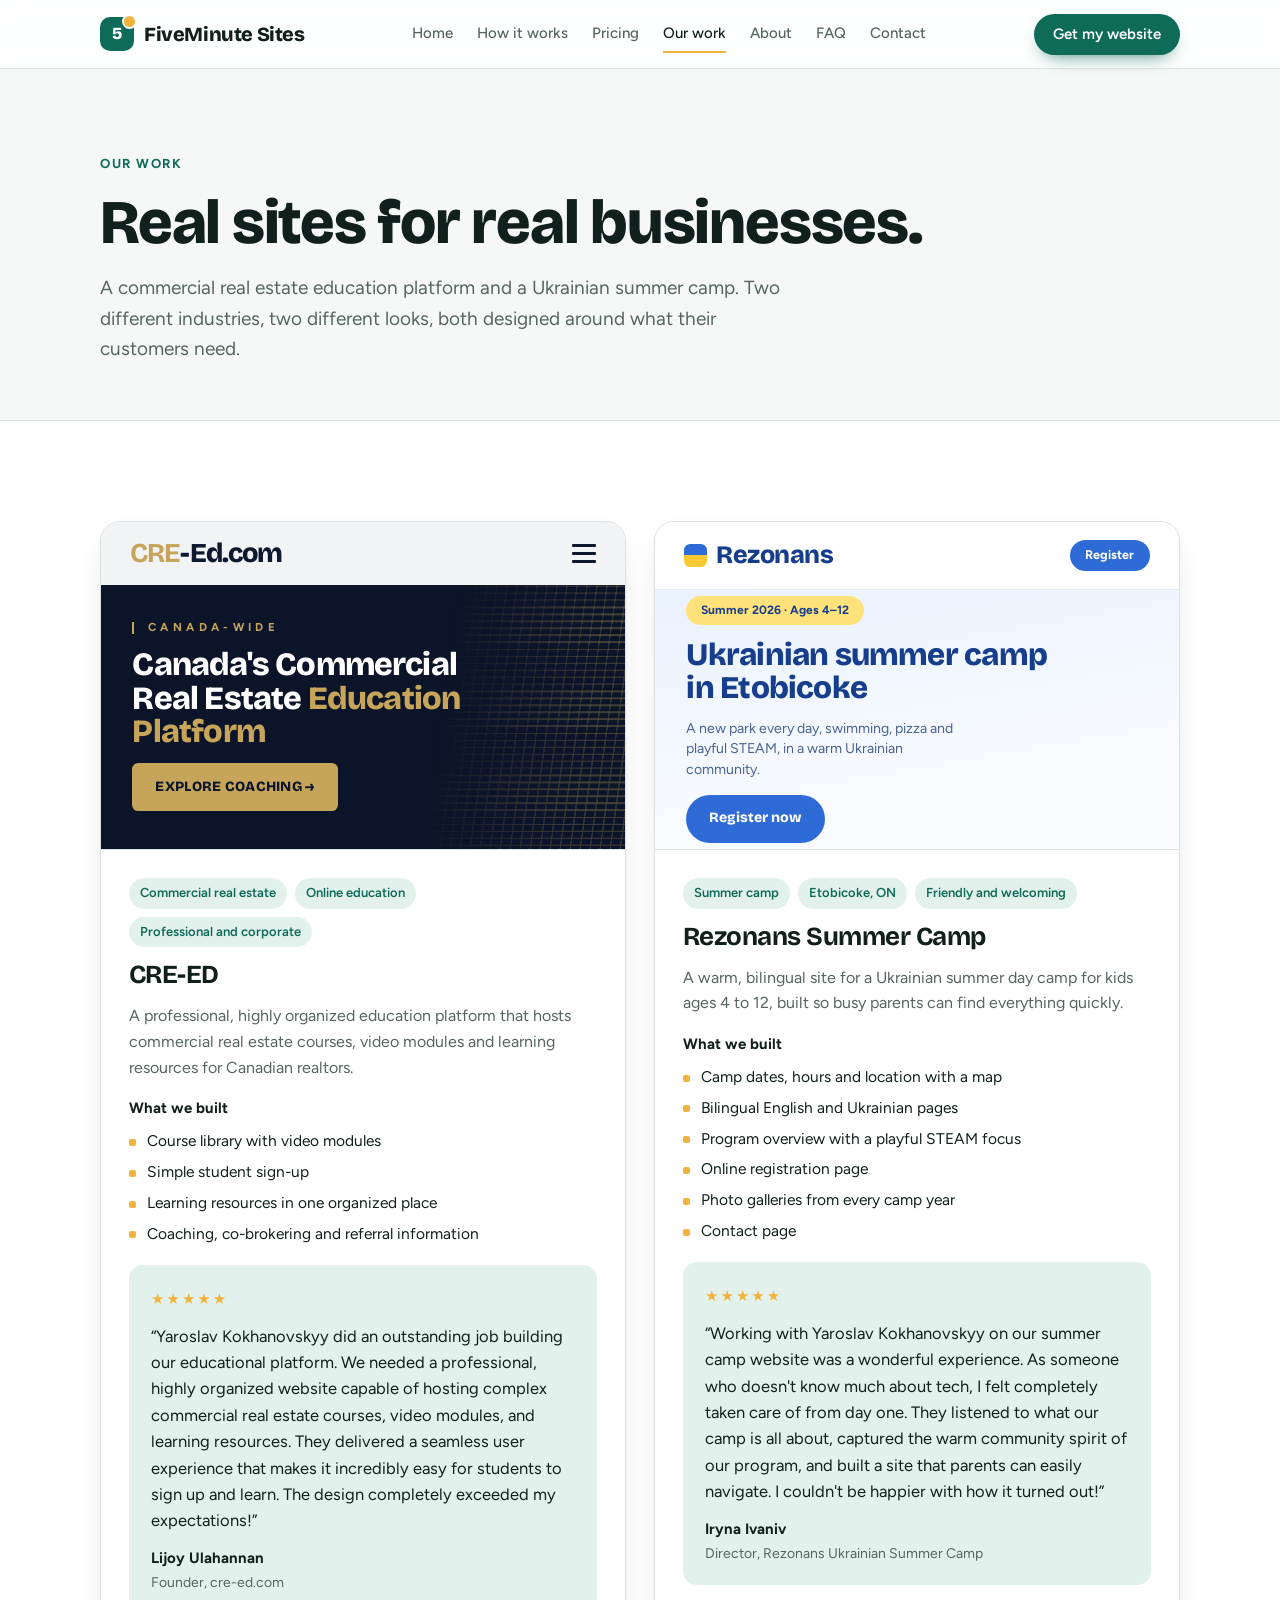
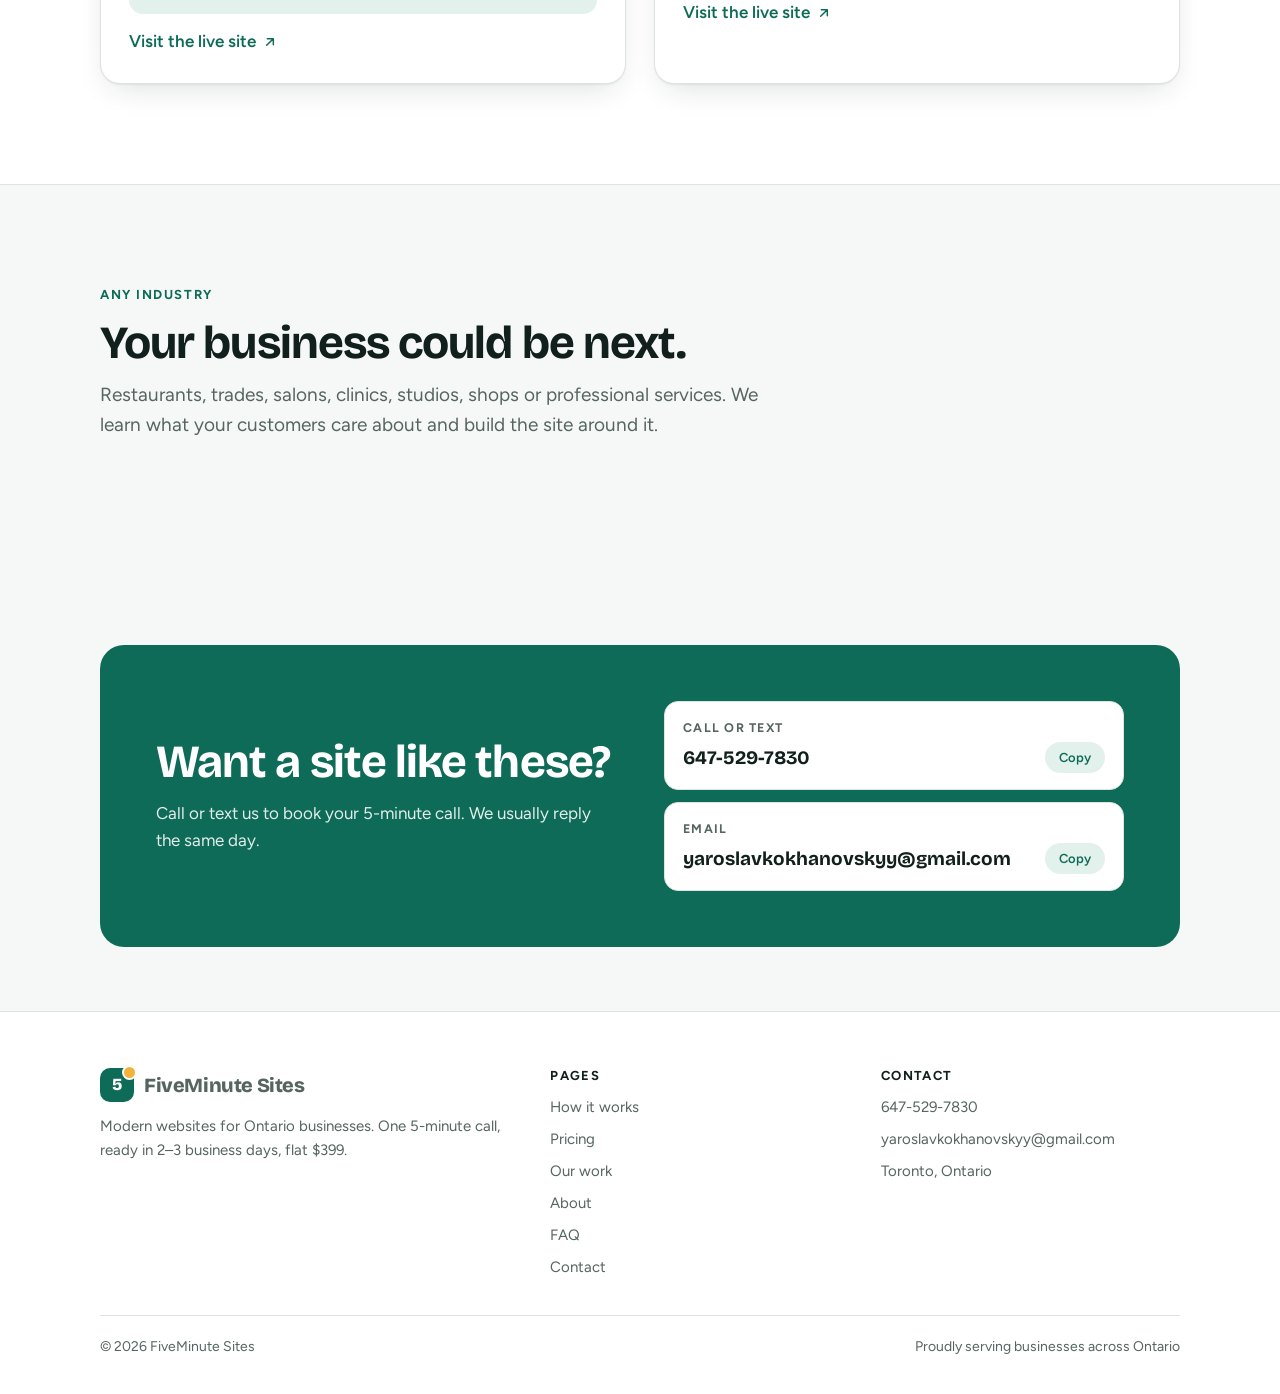
<file: work.html>
<!doctype html>
<html lang="en-CA">
<head>
<meta charset="utf-8">
<meta name="viewport" content="width=device-width,initial-scale=1,viewport-fit=cover">
<title>Our Work | FiveMinute Sites</title>
<meta name="claude:viewport-fit-sides" content="cover">
<meta name="description" content="Real websites we've built for real businesses: CRE-ED and Rezonans Ukrainian Summer Camp.">
<link rel="preconnect" href="https://fonts.googleapis.com">
<link rel="preconnect" href="https://fonts.gstatic.com" crossorigin>
<link rel="stylesheet" href="https://fonts.googleapis.com/css2?family=Bricolage+Grotesque:opsz,wght@12..96,500;12..96,700;12..96,800&family=Figtree:wght@400;500;600;700&display=swap">
<link rel="stylesheet" href="styles.css">
<meta property="og:title" content="Our Work | FiveMinute Sites">
<meta property="og:description" content="Real websites we've built for real businesses: CRE-ED and Rezonans Ukrainian Summer Camp.">
</head>
<body>
<header>
  <div class="wrap nav">
    <a class="logo" href="index.html" aria-label="FiveMinute Sites home"><span class="logo-mark">5</span>FiveMinute Sites</a>
    <nav class="nav-links" id="menu" aria-label="Main"><a href="index.html">Home</a><a href="how-it-works.html">How it works</a><a href="pricing.html">Pricing</a><a href="work.html" aria-current="page">Our work</a><a href="about.html">About</a><a href="faq.html">FAQ</a><a href="contact.html">Contact</a></nav>
    <a class="btn btn-primary nav-cta" href="contact.html">Get my website</a>
    <button class="menu-btn" type="button" aria-expanded="false" aria-controls="menu">Menu</button>
  </div>
</header>
<section class="page-hero">
  <div class="wrap reveal">
    <span class="eyebrow">Our work</span>
    <h1>Real sites for real businesses.</h1>
    <p class="lead">A commercial real estate education platform and a Ukrainian summer camp. Two different industries, two different looks, both designed around what their customers need.</p>
  </div>
</section>
<main>
<section class="band alt">
  <div class="wrap">
    <div class="work"><article class="project">
    <div class="cover cv-cre" aria-hidden="true">
      <div class="cv-top"><span class="cv-logo"><b>CRE</b>-Ed.com</span><span class="cv-burger"><i></i><i></i><i></i></span></div>
      <div class="cv-hero">
        <span class="cv-eyebrow">Canada-wide</span>
        <div class="cv-h">Canada's Commercial Real Estate <em>Education Platform</em></div>
        <span class="cv-btn">Explore coaching →</span>
      </div></div>
    <div class="project-body">
      <div class="chips"><span class="chip">Commercial real estate</span><span class="chip">Online education</span><span class="chip">Professional and corporate</span></div>
      <h3 class="project-title">CRE-ED</h3>
      <p>A professional, highly organized education platform that hosts commercial real estate courses, video modules and learning resources for Canadian realtors.</p>
      <div><strong style="font-size:15px">What we built</strong><ul class="built" style="margin-top:8px"><li>Course library with video modules</li><li>Simple student sign-up</li><li>Learning resources in one organized place</li><li>Coaching, co-brokering and referral information</li></ul></div><blockquote class="quote"><p>“Yaroslav Kokhanovskyy did an outstanding job building our educational platform. We needed a professional, highly organized website capable of hosting complex commercial real estate courses, video modules, and learning resources. They delivered a seamless user experience that makes it incredibly easy for students to sign up and learn. The design completely exceeded my expectations!”</p><cite><strong>Lijoy Ulahannan</strong>Founder, cre-ed.com</cite></blockquote>
      <a class="link" href="https://cre-ed-j7gn.onrender.com/" target="_blank" rel="noopener">Visit the live site <svg viewBox="0 0 24 24" width="16" height="16" fill="none" stroke="currentColor" stroke-width="2.2" stroke-linecap="round" stroke-linejoin="round" aria-hidden="true"><path d="M7 17 17 7M8 7h9v9"/></svg></a>
    </div>
  </article><article class="project">
    <div class="cover cv-rez" aria-hidden="true">
      <div class="cv-top"><span class="cv-logo"><i></i>Rezonans</span><span class="cv-nav">Register</span></div>
      <div class="cv-hero">
        <span class="cv-pill">Summer 2026 · Ages 4–12</span>
        <div class="cv-h">Ukrainian summer camp in Etobicoke</div>
        <p class="cv-sub">A new park every day, swimming, pizza and playful STEAM, in a warm Ukrainian community.</p>
        <span class="cv-btn">Register now</span>
      </div></div>
    <div class="project-body">
      <div class="chips"><span class="chip">Summer camp</span><span class="chip">Etobicoke, ON</span><span class="chip">Friendly and welcoming</span></div>
      <h3 class="project-title">Rezonans Summer Camp</h3>
      <p>A warm, bilingual site for a Ukrainian summer day camp for kids ages 4 to 12, built so busy parents can find everything quickly.</p>
      <div><strong style="font-size:15px">What we built</strong><ul class="built" style="margin-top:8px"><li>Camp dates, hours and location with a map</li><li>Bilingual English and Ukrainian pages</li><li>Program overview with a playful STEAM focus</li><li>Online registration page</li><li>Photo galleries from every camp year</li><li>Contact page</li></ul></div><blockquote class="quote"><p>“Working with Yaroslav Kokhanovskyy on our summer camp website was a wonderful experience. As someone who doesn't know much about tech, I felt completely taken care of from day one. They listened to what our camp is all about, captured the warm community spirit of our program, and built a site that parents can easily navigate. I couldn't be happier with how it turned out!”</p><cite><strong>Iryna Ivaniv</strong>Director, Rezonans Ukrainian Summer Camp</cite></blockquote>
      <a class="link" href="https://camprezonans-site-nglc.onrender.com/" target="_blank" rel="noopener">Visit the live site <svg viewBox="0 0 24 24" width="16" height="16" fill="none" stroke="currentColor" stroke-width="2.2" stroke-linecap="round" stroke-linejoin="round" aria-hidden="true"><path d="M7 17 17 7M8 7h9v9"/></svg></a>
    </div>
  </article></div>
  </div>
</section>
<section class="band">
  <div class="wrap">
    <div class="sec-head"><span class="eyebrow">Any industry</span><h2>Your business could be next.</h2>
      <p class="lead">Restaurants, trades, salons, clinics, studios, shops or professional services. We learn what your customers care about and build the site around it.</p></div>
  </div>
</section>
<section class="band tight">
  <div class="wrap">
    <div class="cta">
      <div><h2>Want a site like these?</h2><p>Call or text us to book your 5-minute call. We usually reply the same day.</p></div>
      <div class="contact-list">
        <div class="contact"><small>Call or text</small><a href="tel:+16475297830">647-529-7830</a><button class="copy" type="button" data-copy="647-529-7830">Copy</button></div>
        <div class="contact"><small>Email</small><a href="mailto:yaroslavkokhanovskyy@gmail.com">yaroslavkokhanovskyy@gmail.com</a><button class="copy" type="button" data-copy="yaroslavkokhanovskyy@gmail.com">Copy</button></div>
      </div>
    </div>
  </div>
</section>

</main>
<footer>
  <div class="wrap">
    <div class="foot-grid">
      <div>
        <a class="logo" href="index.html" style="margin-bottom:12px"><span class="logo-mark">5</span>FiveMinute Sites</a>
        <p>Modern websites for Ontario businesses. One 5-minute call, ready in 2–3 business days, flat $399.</p>
      </div>
      <div><h3>Pages</h3><ul><li><a href="how-it-works.html">How it works</a></li><li><a href="pricing.html">Pricing</a></li><li><a href="work.html">Our work</a></li><li><a href="about.html">About</a></li><li><a href="faq.html">FAQ</a></li><li><a href="contact.html">Contact</a></li></ul></div>
      <div><h3>Contact</h3><ul>
        <li><a href="tel:+16475297830">647-529-7830</a></li>
        <li><a href="mailto:yaroslavkokhanovskyy@gmail.com">yaroslavkokhanovskyy@gmail.com</a></li>
        <li>Toronto, Ontario</li>
      </ul></div>
    </div>
    <div class="foot-base"><span>© 2026 FiveMinute Sites</span><span>Proudly serving businesses across Ontario</span></div>
  </div>
</footer>
<div class="mbar" aria-label="Quick contact">
  <a class="btn btn-primary" href="tel:+16475297830">Call us</a>
  <a class="btn btn-ghost" href="contact.html">Contact</a>
</div>
<script src="site.js"></script>
</body>
</html>
</file>
<file: styles.css>
/* FiveMinute Sites — shared styles for every page.
   Layout: multi-page site; each page opens with a compact page hero, then bands that alternate ground/surface. */
:root{
  --bg:#F6F8F7; --surface:#FFFFFF; --ink:#11201C; --muted:#56655F; --line:#DCE3E0;
  --brand:#0E6B57; --brand-ink:#FFFFFF; --brand-soft:#E3F1EC; --sun:#F2B33D; --sun-ink:#3A2600;
  --shadow:0 1px 2px rgba(17,32,28,.06),0 12px 32px -12px rgba(17,32,28,.18);
  --display:"Bricolage Grotesque","Avenir Next","Segoe UI",system-ui,sans-serif;
  --body:"Figtree","Segoe UI",system-ui,-apple-system,sans-serif;
  --r:14px;
}
@media (prefers-color-scheme:dark){:root:not([data-theme="light"]){
  --bg:#0D1513; --surface:#14201D; --ink:#E9F1EE; --muted:#9DB0A9; --line:#25352F;
  --brand:#3FBF9B; --brand-ink:#06201A; --brand-soft:#173029; --sun:#F2B33D; --sun-ink:#2A1B00;
  --shadow:0 1px 2px rgba(0,0,0,.4),0 12px 32px -12px rgba(0,0,0,.6); color-scheme:dark}}
:root[data-theme="dark"]{
  --bg:#0D1513; --surface:#14201D; --ink:#E9F1EE; --muted:#9DB0A9; --line:#25352F;
  --brand:#3FBF9B; --brand-ink:#06201A; --brand-soft:#173029; --sun:#F2B33D; --sun-ink:#2A1B00;
  --shadow:0 1px 2px rgba(0,0,0,.4),0 12px 32px -12px rgba(0,0,0,.6); color-scheme:dark}

*{box-sizing:border-box}
html{scroll-behavior:smooth}
@media (prefers-reduced-motion:reduce){html{scroll-behavior:auto}*{animation:none!important;transition:none!important}}
body{margin:0;background:var(--bg);color:var(--ink);font-family:var(--body);font-size:17px;line-height:1.6;-webkit-font-smoothing:antialiased}
body::before{content:"";position:fixed;inset:0 0 auto;height:env(safe-area-inset-top,0px);z-index:60;background:var(--surface)}
img{max-width:100%}
a{color:inherit}
h1,h2,h3{font-family:var(--display);line-height:1.08;letter-spacing:-.02em;text-wrap:balance;margin:0}
p{margin:0}
.wrap{max-width:1120px;margin:0 auto;padding-left:max(20px,env(safe-area-inset-left,0px));padding-right:max(20px,env(safe-area-inset-right,0px))}
.band{padding-block:clamp(56px,9vw,100px)}
.band.alt{background:var(--surface);border-block:1px solid var(--line)}
.band.tight{padding-block:clamp(40px,6vw,64px)}
.eyebrow{font-size:13px;font-weight:700;letter-spacing:.12em;text-transform:uppercase;color:var(--brand)}
.lead{color:var(--muted);font-size:clamp(17px,2vw,19px);max-width:58ch}
.sec-head{display:grid;gap:12px;margin-bottom:40px;max-width:720px}
.sec-head h2{font-size:clamp(30px,4.6vw,46px)}
.sec-foot{margin-top:32px}
:focus-visible{outline:3px solid var(--sun);outline-offset:3px;border-radius:6px}

/* buttons */
.btn{display:inline-flex;align-items:center;justify-content:center;gap:10px;font:600 16px/1 var(--body);padding:16px 22px;border-radius:999px;text-decoration:none;border:1.5px solid transparent;cursor:pointer;transition:transform .15s ease,box-shadow .15s ease,border-color .15s ease}
.btn:hover{transform:translateY(-1px)}
.btn-primary{background:var(--brand);color:var(--brand-ink);box-shadow:0 8px 20px -10px var(--brand)}
.btn-ghost{background:transparent;color:var(--ink);border-color:var(--line)}
.btn-ghost:hover{border-color:var(--ink)}
.btn svg{width:18px;height:18px;flex:none}
.link{font-weight:600;color:var(--brand);text-decoration:none;display:inline-flex;gap:6px;align-items:center}
.link:hover{text-decoration:underline;text-underline-offset:4px}

/* header + nav */
header{position:sticky;top:env(safe-area-inset-top,0px);z-index:50;background:color-mix(in srgb,var(--surface) 90%,transparent);backdrop-filter:blur(10px);-webkit-backdrop-filter:blur(10px);border-bottom:1px solid var(--line)}
.nav{display:flex;align-items:center;justify-content:space-between;gap:16px;height:68px;position:relative}
.logo{display:flex;align-items:center;gap:10px;text-decoration:none;font-family:var(--display);font-weight:800;font-size:20px;letter-spacing:-.02em;white-space:nowrap}
.logo-mark{width:34px;height:34px;border-radius:10px;background:var(--brand);color:var(--brand-ink);display:grid;place-items:center;font-size:17px;position:relative;flex:none}
.logo-mark::after{content:"";position:absolute;right:-3px;top:-3px;width:11px;height:11px;border-radius:50%;background:var(--sun);border:2px solid var(--surface)}
.nav-links{display:flex;gap:24px;font-weight:500;font-size:15px}
.nav-links a{text-decoration:none;color:var(--muted);padding-block:6px;border-bottom:2px solid transparent}
.nav-links a:hover{color:var(--ink)}
.nav-links a[aria-current="page"]{color:var(--ink);border-bottom-color:var(--sun)}
.nav-cta{padding:12px 18px!important;font-size:15px!important}
.menu-btn{display:none;background:transparent;border:1.5px solid var(--line);color:var(--ink);border-radius:999px;padding:10px 16px;font:600 15px var(--body);cursor:pointer}
@media (max-width:960px){
  .nav-cta{display:none!important}
  .menu-btn{display:inline-flex}
  .nav-links{display:none;position:absolute;top:68px;left:0;right:0;flex-direction:column;gap:0;background:var(--surface);border-bottom:1px solid var(--line);box-shadow:var(--shadow);padding:8px max(20px,env(safe-area-inset-right,0px)) 16px max(20px,env(safe-area-inset-left,0px))}
  .nav-links.open{display:flex}
  .nav-links a{padding:14px 0;border-bottom:1px solid var(--line);font-size:17px}
  .nav-links a[aria-current="page"]{color:var(--brand);border-bottom-color:var(--line)}
}

/* page hero (inner pages) */
.page-hero{padding-block:clamp(44px,7vw,80px) clamp(36px,5vw,56px)}
.page-hero h1{font-size:clamp(38px,6vw,62px);font-weight:800;margin:14px 0 16px}

/* home hero */
.hero{padding-block:clamp(40px,7vw,84px) clamp(48px,7vw,80px)}
.hero-grid{display:grid;grid-template-columns:1.05fr .95fr;gap:clamp(32px,5vw,64px);align-items:center}
.hero-grid>*{min-width:0}
.pill{display:inline-flex;align-items:center;gap:8px;background:var(--brand-soft);color:var(--brand);font-weight:600;font-size:14px;padding:7px 14px;border-radius:999px}
.pill i{width:8px;height:8px;border-radius:50%;background:var(--brand);box-shadow:0 0 0 4px color-mix(in srgb,var(--brand) 25%,transparent)}
.hero h1{font-size:clamp(40px,6.6vw,72px);font-weight:800;margin:20px 0}
.hl{background:linear-gradient(transparent 62%,color-mix(in srgb,var(--sun) 55%,transparent) 62%);padding:0 .06em}
.cta-row{display:flex;flex-wrap:wrap;gap:12px;margin-top:30px}
.facts{display:flex;flex-wrap:wrap;gap:10px 22px;margin-top:28px;color:var(--muted);font-size:15px;font-weight:500}
.facts span{display:inline-flex;align-items:center;gap:7px}
.facts svg{width:17px;height:17px;color:var(--brand)}
@media (max-width:900px){.hero-grid{grid-template-columns:1fr}}

/* browser mock (sample design) */
.mock{background:var(--surface);border:1px solid var(--line);border-radius:18px;box-shadow:var(--shadow);overflow:hidden;max-width:100%;margin:0}
.mock-bar{display:flex;align-items:center;gap:7px;padding:12px 14px;border-bottom:1px solid var(--line)}
.mock-bar b{width:10px;height:10px;border-radius:50%;background:var(--line);flex:none}
.mock-url{margin-left:10px;flex:1;min-width:0;font-size:12.5px;color:var(--muted);background:var(--bg);border-radius:8px;padding:6px 10px;white-space:nowrap;overflow:hidden;text-overflow:ellipsis}
.demo{padding:22px;display:grid;gap:16px;background:linear-gradient(180deg,#FFF6EC,#FFFFFF);color:#2B1D14}
.demo-nav{display:flex;justify-content:space-between;align-items:center;font:700 14px var(--display)}
.demo-nav span{font:600 11px var(--body);background:#B4532A;color:#fff;padding:6px 10px;border-radius:999px}
.demo h3{font-size:26px;color:#2B1D14}
.demo p{font-size:13.5px;color:#6B5444}
.demo-row{display:grid;grid-template-columns:repeat(3,1fr);gap:10px}
.demo-card{border-radius:10px;aspect-ratio:1/1;max-width:100%;display:grid;align-items:end;padding:8px;font:600 11px var(--body);color:#fff}
.demo-card:nth-child(1){background:linear-gradient(160deg,#E9A268,#B4532A)}
.demo-card:nth-child(2){background:linear-gradient(160deg,#C9B28E,#7A5B3A)}
.demo-card:nth-child(3){background:linear-gradient(160deg,#F1C88B,#C9813B)}
.demo-stars{font-size:12px;color:#6B5444;display:flex;gap:6px;align-items:center}
.demo-stars b{color:#D69A1E;letter-spacing:1px}
.mock-cap{display:flex;justify-content:space-between;gap:12px;padding:10px 14px;font-size:12.5px;color:var(--muted);border-top:1px solid var(--line)}

/* stat strip */
.strip{display:grid;grid-template-columns:repeat(4,1fr);background:var(--surface);border:1px solid var(--line);border-radius:var(--r)}
.strip div{padding:22px 24px;display:grid;gap:4px;min-width:0}
.strip div+div{border-left:1px solid var(--line)}
.strip strong{font:800 clamp(24px,3vw,30px)/1 var(--display);letter-spacing:-.02em;font-variant-numeric:tabular-nums}
.strip span{color:var(--muted);font-size:14.5px}
@media (max-width:760px){.strip{grid-template-columns:1fr 1fr}.strip div:nth-child(3){border-left:0}.strip div:nth-child(n+3){border-top:1px solid var(--line)}}

/* steps */
.steps{display:grid;grid-template-columns:repeat(3,1fr);gap:20px}
.step{padding:28px 26px;border-radius:var(--r);background:var(--bg);border:1px solid var(--line);display:grid;gap:10px;align-content:start}
.band:not(.alt) .step{background:var(--surface)}
.step-n{font:800 15px var(--display);width:36px;height:36px;border-radius:50%;display:grid;place-items:center;background:var(--brand);color:var(--brand-ink)}
.step h3{font-size:22px}
.step p{color:var(--muted);font-size:16px}
.time{font-size:13px;font-weight:700;color:var(--brand);letter-spacing:.04em;text-transform:uppercase}
@media (max-width:860px){.steps{grid-template-columns:1fr}}

/* timeline (how it works page) */
.timeline{display:grid;gap:0;max-width:820px;margin:0;padding:0;list-style:none}
.timeline li{display:grid;grid-template-columns:56px 1fr;gap:20px;position:relative;padding-bottom:36px}
.timeline li:not(:last-child)::before{content:"";position:absolute;left:27px;top:56px;bottom:0;width:2px;background:var(--line)}
.timeline .step-n{width:56px;height:56px;font-size:20px}
.timeline h3{font-size:24px;margin:4px 0 8px}
.timeline p{color:var(--muted)}
.timeline .time{display:block;margin-bottom:2px}

/* questions list */
.qs{display:grid;grid-template-columns:repeat(2,1fr);gap:0 40px;margin:0;padding:0;list-style:none;counter-reset:q}
.qs li{counter-increment:q;display:grid;grid-template-columns:34px 1fr;gap:12px;padding:15px 0;border-bottom:1px solid var(--line);font-weight:500}
.qs li::before{content:counter(q,decimal-leading-zero);font:700 14px var(--display);color:var(--brand);padding-top:2px;font-variant-numeric:tabular-nums}
.qs small{display:block;color:var(--muted);font-weight:400;font-size:14.5px}
@media (max-width:760px){.qs{grid-template-columns:1fr}}
.note{margin-top:22px;color:var(--muted);font-size:15px}

/* pricing */
.price-grid{display:grid;grid-template-columns:1.1fr .9fr;gap:24px;align-items:start}
.price-grid>*{min-width:0}
.price{background:var(--surface);border:2px solid var(--brand);border-radius:20px;padding:clamp(26px,4vw,40px);display:grid;gap:22px;box-shadow:var(--shadow)}
.price-top{display:flex;justify-content:space-between;align-items:start;gap:16px;flex-wrap:wrap}
.price h2,.price h3{font-size:24px}
.tag{background:var(--sun);color:var(--sun-ink);font-weight:700;font-size:13px;padding:6px 12px;border-radius:999px}
.amount{display:flex;align-items:baseline;gap:10px}
.amount strong{font:800 clamp(56px,8vw,76px)/1 var(--display);letter-spacing:-.04em;font-variant-numeric:tabular-nums}
.amount span{color:var(--muted);font-weight:500}
.checks{list-style:none;margin:0;padding:0;display:grid;gap:11px}
.checks li{display:grid;grid-template-columns:22px 1fr;gap:12px;align-items:start}
.checks svg{width:22px;height:22px;color:var(--brand);margin-top:2px}
.side{display:grid;gap:16px}
.card{background:var(--surface);border:1px solid var(--line);border-radius:var(--r);padding:24px;display:grid;gap:8px;align-content:start}
.band.alt .card{background:var(--bg)}
.card h3{font-size:19px}
.card p{color:var(--muted);font-size:15.5px}
.cost-table{width:100%;border-collapse:collapse;font-size:16px}
.cost-table th,.cost-table td{text-align:left;padding:14px 12px;border-bottom:1px solid var(--line);vertical-align:top}
.cost-table th{font-size:13px;letter-spacing:.08em;text-transform:uppercase;color:var(--muted);font-weight:700}
.cost-table td:last-child{font-variant-numeric:tabular-nums;white-space:nowrap;font-weight:600}
.table-wrap{overflow-x:auto;background:var(--surface);border:1px solid var(--line);border-radius:var(--r);padding:6px 12px}
@media (max-width:860px){.price-grid{grid-template-columns:1fr}}

/* feature grid */
.why{display:grid;grid-template-columns:repeat(2,1fr);gap:20px}
.why-item{display:grid;grid-template-columns:48px 1fr;gap:18px;padding:24px;border-radius:var(--r);background:var(--bg);border:1px solid var(--line)}
.band:not(.alt) .why-item{background:var(--surface)}
.why-ico{width:48px;height:48px;border-radius:12px;background:var(--brand-soft);color:var(--brand);display:grid;place-items:center}
.why-ico svg{width:24px;height:24px}
.why-item h3{font-size:20px;margin-bottom:6px}
.why-item p{color:var(--muted);font-size:15.5px}
@media (max-width:760px){.why{grid-template-columns:1fr}}

/* work / portfolio */
.work{display:grid;grid-template-columns:repeat(2,1fr);gap:28px}
.work>*{min-width:0}
.project{background:var(--surface);border:1px solid var(--line);border-radius:20px;overflow:hidden;display:grid;grid-template-rows:auto 1fr;box-shadow:var(--shadow)}
.cover{aspect-ratio:16/10;max-width:100%;container-type:inline-size;display:flex;flex-direction:column;overflow:hidden;border-bottom:1px solid var(--line)}
.cv-top{display:flex;justify-content:space-between;align-items:center;padding:3.4cqw 5.5cqw;flex:none}
.cv-hero{flex:1;display:flex;flex-direction:column;justify-content:center;align-items:flex-start;gap:2.8cqw;padding:0 6cqw;position:relative;overflow:hidden}
.cv-hero>*{position:relative;z-index:1}
.cv-h{font-family:var(--display);font-weight:800;letter-spacing:-.025em;line-height:1.03}
.cv-btn{font-family:var(--display);font-weight:800;border-radius:1.2cqw;padding:2.4cqw 4.4cqw;font-size:2.7cqw}
/* CRE-ED: light header, navy hero, gold accents */
.cv-cre .cv-top{background:#F2F3F5}
.cv-cre .cv-logo{font:800 5.2cqw/1 var(--display);letter-spacing:-.03em;color:#0E1830}
.cv-cre .cv-logo b{color:#C6A55B}
.cv-burger{display:grid;gap:.9cqw}
.cv-burger i{display:block;width:4.6cqw;height:.6cqw;border-radius:1px;background:#0E1830}
.cv-cre .cv-hero{background:#0B1428}
.cv-cre .cv-hero::after{content:"";position:absolute;top:-10%;right:-6%;width:42%;height:130%;background:repeating-linear-gradient(0deg,rgba(198,165,91,.55) 0 1.5px,transparent 1.5px 7px),repeating-linear-gradient(90deg,rgba(198,165,91,.35) 0 1.5px,transparent 1.5px 10px);-webkit-mask:linear-gradient(90deg,transparent,#000 70%);mask:linear-gradient(90deg,transparent,#000 70%);transform:skewX(-8deg);opacity:.55}
.cv-eyebrow{color:#C6A55B;font:700 2.2cqw/1 var(--body);letter-spacing:.38em;text-transform:uppercase;border-left:.5cqw solid #C6A55B;padding-left:2.6cqw}
.cv-cre .cv-h{color:#fff;font-size:6.2cqw;max-width:78%}
.cv-cre .cv-h em{font-style:normal;color:#C6A55B}
.cv-cre .cv-btn{background:#C6A55B;color:#0B1428;text-transform:uppercase;letter-spacing:.02em}
/* Rezonans: white header, soft blue hero, warm yellow accents */
.cv-rez .cv-top{background:#FFFFFF;border-bottom:1px solid #E3EBF7}
.cv-rez .cv-logo{display:flex;align-items:center;gap:1.8cqw;font:800 4.8cqw/1 var(--display);color:#173E8C;letter-spacing:-.02em}
.cv-rez .cv-logo i{width:4.4cqw;height:4.4cqw;border-radius:1.2cqw;background:linear-gradient(#2E6BD6 50%,#F7C933 50%)}
.cv-nav{font:700 2.4cqw/1 var(--body);background:#2E6BD6;color:#fff;padding:1.8cqw 3cqw;border-radius:99px}
.cv-rez .cv-hero{background:linear-gradient(170deg,#EAF2FF,#F8FBFF 70%)}
.cv-pill{font:700 2.3cqw/1 var(--body);background:#FFE27A;color:#173E8C;padding:1.6cqw 2.8cqw;border-radius:99px}
.cv-rez .cv-h{color:#173E8C;font-size:6cqw;max-width:80%}
.cv-sub{color:#4B6290;font-size:2.7cqw;line-height:1.45;max-width:62%}
.cv-rez .cv-btn{background:#2E6BD6;color:#fff;border-radius:99px}
.project-title{font-size:26px}
.project-body{padding:clamp(20px,3vw,28px);display:grid;gap:14px;align-content:start}
.chips{display:flex;flex-wrap:wrap;gap:8px}
.chip{font-size:13px;font-weight:600;background:var(--brand-soft);color:var(--brand);padding:5px 11px;border-radius:999px}
.project-body p{color:var(--muted);font-size:16px}
.built{list-style:none;margin:0;padding:0;display:grid;gap:6px;font-size:15.5px}
.built li{padding-left:18px;position:relative}
.built li::before{content:"";position:absolute;left:0;top:.62em;width:7px;height:7px;border-radius:2px;background:var(--sun)}
.quote{margin:4px 0 0;padding:22px 22px 20px;border-radius:14px;background:var(--brand-soft);display:grid;gap:12px;position:relative}
.quote::before{content:"★★★★★";color:var(--sun);letter-spacing:2px;font-size:15px}
.quote p{color:var(--ink);font-size:16.5px;line-height:1.6}
.quote cite{font-style:normal;font-size:14px;color:var(--muted);display:grid;gap:2px}
.quote cite strong{color:var(--ink);font-size:15px}
@media (max-width:860px){.work{grid-template-columns:1fr}}

/* about */
.about-grid{display:grid;grid-template-columns:.8fr 1.2fr;gap:clamp(28px,5vw,64px);align-items:start}
.about-grid>*{min-width:0}
.portrait{aspect-ratio:4/5;max-width:100%;border-radius:20px;background:linear-gradient(160deg,var(--brand-soft),var(--surface));border:1px dashed var(--line);display:grid;place-items:center;text-align:center;color:var(--muted);font-size:14px;padding:20px}
.portrait span{display:block;font:800 64px/1 var(--display);color:var(--brand);margin-bottom:10px}
.prose{display:grid;gap:18px;max-width:62ch}
.prose p{font-size:18px}
.prose p:first-child{font-size:21px;font-weight:500}
.values{display:grid;grid-template-columns:repeat(3,1fr);gap:20px}
@media (max-width:860px){.about-grid{grid-template-columns:1fr}.values{grid-template-columns:1fr}.portrait{max-width:340px}}

/* faq */
.faq{display:grid;gap:12px;max-width:820px}
.faq-group+.faq-group{margin-top:40px}
.faq-group h2{font-size:24px;margin-bottom:16px}
details{background:var(--surface);border:1px solid var(--line);border-radius:var(--r);padding:0 22px}
summary{cursor:pointer;list-style:none;padding:20px 0;font-weight:600;font-size:17px;display:flex;justify-content:space-between;gap:16px}
summary::-webkit-details-marker{display:none}
summary::after{content:"+";font:500 24px/1 var(--display);color:var(--brand);transition:transform .2s}
details[open] summary::after{transform:rotate(45deg)}
details p{color:var(--muted);padding-bottom:20px;max-width:65ch}

/* contact */
.cta{background:var(--brand);color:var(--brand-ink);border-radius:24px;padding:clamp(30px,5vw,56px);display:grid;grid-template-columns:1fr 1fr;gap:clamp(24px,4vw,48px);align-items:center}
.cta>*{min-width:0}
.cta h2{font-size:clamp(30px,4.6vw,46px)}
.cta p{opacity:.88;margin-top:14px;max-width:44ch}
.cta .btn-light{background:var(--surface);color:var(--ink)}
.contact-list{display:grid;gap:12px}
.contact{background:var(--surface);color:var(--ink);border:1px solid var(--line);border-radius:var(--r);padding:16px 18px;display:grid;grid-template-columns:1fr auto;gap:4px 12px;align-items:center}
.contact small{grid-column:1/-1;font-size:12.5px;font-weight:700;letter-spacing:.1em;text-transform:uppercase;color:var(--muted)}
.contact a{font:700 clamp(16px,2.2vw,19px) var(--display);text-decoration:none;overflow-wrap:anywhere}
.copy{font:600 13px var(--body);background:var(--brand-soft);color:var(--brand);border:0;border-radius:999px;padding:8px 14px;cursor:pointer}
.contact-grid{display:grid;grid-template-columns:1fr 1fr;gap:clamp(24px,4vw,48px);align-items:start}
.contact-grid>*{min-width:0}
@media (max-width:860px){.cta,.contact-grid{grid-template-columns:1fr}}

/* footer */
footer{background:var(--surface);border-top:1px solid var(--line);padding-block:48px calc(36px + 76px);color:var(--muted);font-size:15px}
.foot-grid{display:grid;grid-template-columns:1.4fr 1fr 1fr;gap:32px}
.foot-grid>*{min-width:0}
.foot-grid h3{font:700 13px var(--body);letter-spacing:.1em;text-transform:uppercase;color:var(--ink);margin-bottom:12px}
.foot-grid ul{list-style:none;margin:0;padding:0;display:grid;gap:8px}
.foot-grid a{text-decoration:none;overflow-wrap:anywhere}
.foot-grid a:hover{color:var(--ink)}
.foot-base{margin-top:36px;padding-top:20px;border-top:1px solid var(--line);display:flex;flex-wrap:wrap;justify-content:space-between;gap:12px;font-size:14px}
@media (min-width:761px){footer{padding-block:56px 36px}}
@media (max-width:760px){.foot-grid{grid-template-columns:1fr 1fr}.foot-grid>div:first-child{grid-column:1/-1}}

/* mobile sticky bar */
.mbar{display:none}
@media (max-width:760px){
  .mbar{display:grid;grid-template-columns:1fr 1fr;gap:10px;position:fixed;left:0;right:0;bottom:0;z-index:55;background:var(--surface);border-top:1px solid var(--line);padding:10px max(14px,env(safe-area-inset-right,0px)) calc(10px + env(safe-area-inset-bottom,0px)) max(14px,env(safe-area-inset-left,0px))}
  .mbar .btn{padding:14px}
}
.reveal{animation:rise .6s ease both}
.reveal.d2{animation-delay:.1s}
@keyframes rise{from{transform:translateY(12px)}to{transform:none}}

/* home: one welcoming screen; never clips, scrolls only on very small screens */
.home-screen{min-height:calc(100dvh - 68px - env(safe-area-inset-top,0px) - env(safe-area-inset-bottom,0px));display:flex;align-items:center;padding-block:clamp(20px,4vh,48px)}
.home-screen .hero-grid{width:100%}
.home-copy{display:flex;flex-direction:column;align-items:flex-start}
.home-screen h1{font-size:clamp(32px,min(5.8vw,7.6vh),66px);font-weight:800;margin:clamp(12px,2.2vh,20px) 0}
.home-screen .lead{font-size:clamp(16px,2.2vh,19px);max-width:46ch}
.home-screen .cta-row{margin-top:clamp(18px,3.2vh,30px)}
.home-stats{display:flex;flex-wrap:wrap;gap:clamp(14px,3vw,36px);margin:clamp(18px,3.4vh,32px) 0 0;padding-top:clamp(14px,2.6vh,22px);border-top:1px solid var(--line);width:100%;max-width:520px}
.home-stats div{display:grid;gap:2px}
.home-stats dt{font:800 clamp(20px,2.8vh,26px)/1 var(--display);letter-spacing:-.02em;font-variant-numeric:tabular-nums}
.home-stats dd{margin:0;color:var(--muted);font-size:14px}
.home-trust{margin-top:clamp(14px,2.6vh,22px);display:inline-flex;align-items:center;gap:10px;font-size:15px;font-weight:600;color:var(--muted);text-decoration:none}
.home-trust:hover{color:var(--ink)}
.stars{color:var(--sun);letter-spacing:1px}
@media (max-width:900px),(max-height:640px){.home-screen .mock{display:none}}
@media (max-width:600px){
  .home-screen .cta-row{width:100%;flex-wrap:nowrap}
  .home-screen .cta-row .btn{flex:1;padding:15px 12px;font-size:15.5px}
  .home-stats{justify-content:space-between;gap:10px}
  .home-stats dd{font-size:13px}
  .home-trust{font-size:14px}
}

/* about: brand panel in place of a photo */
.brand-panel{position:relative;overflow:hidden;border-radius:20px;background:var(--brand);color:var(--brand-ink);padding:clamp(26px,4vw,36px);display:grid;gap:6px;align-content:start;box-shadow:var(--shadow)}
.brand-panel::after{content:"";position:absolute;right:-60px;bottom:-60px;width:200px;height:200px;border-radius:50%;border:28px solid color-mix(in srgb,var(--brand-ink) 10%,transparent)}
.bp-mark{width:64px;height:64px;border-radius:18px;background:var(--brand-ink);color:var(--brand);display:grid;place-items:center;font:800 32px var(--display);position:relative;margin-bottom:14px}
.bp-mark::after{content:"";position:absolute;right:-5px;top:-5px;width:18px;height:18px;border-radius:50%;background:var(--sun);border:3px solid var(--brand)}
.bp-name{font:800 26px/1.1 var(--display);letter-spacing:-.02em}
.bp-sub{opacity:.85;font-size:15px}
.bp-list{margin:22px 0 0;display:grid;gap:0;position:relative;z-index:1}
.bp-list div{display:grid;gap:2px;padding:13px 0;border-top:1px solid color-mix(in srgb,var(--brand-ink) 22%,transparent)}
.bp-list dt{font-size:12px;font-weight:700;letter-spacing:.1em;text-transform:uppercase;opacity:.75}
.bp-list dd{margin:0;font-weight:600;font-size:16px}
.bp-list .stars{color:var(--sun)}
.signoff{font:700 18px var(--display)!important;color:var(--ink)}
@media (max-width:860px){.brand-panel{max-width:460px}}
</file>
